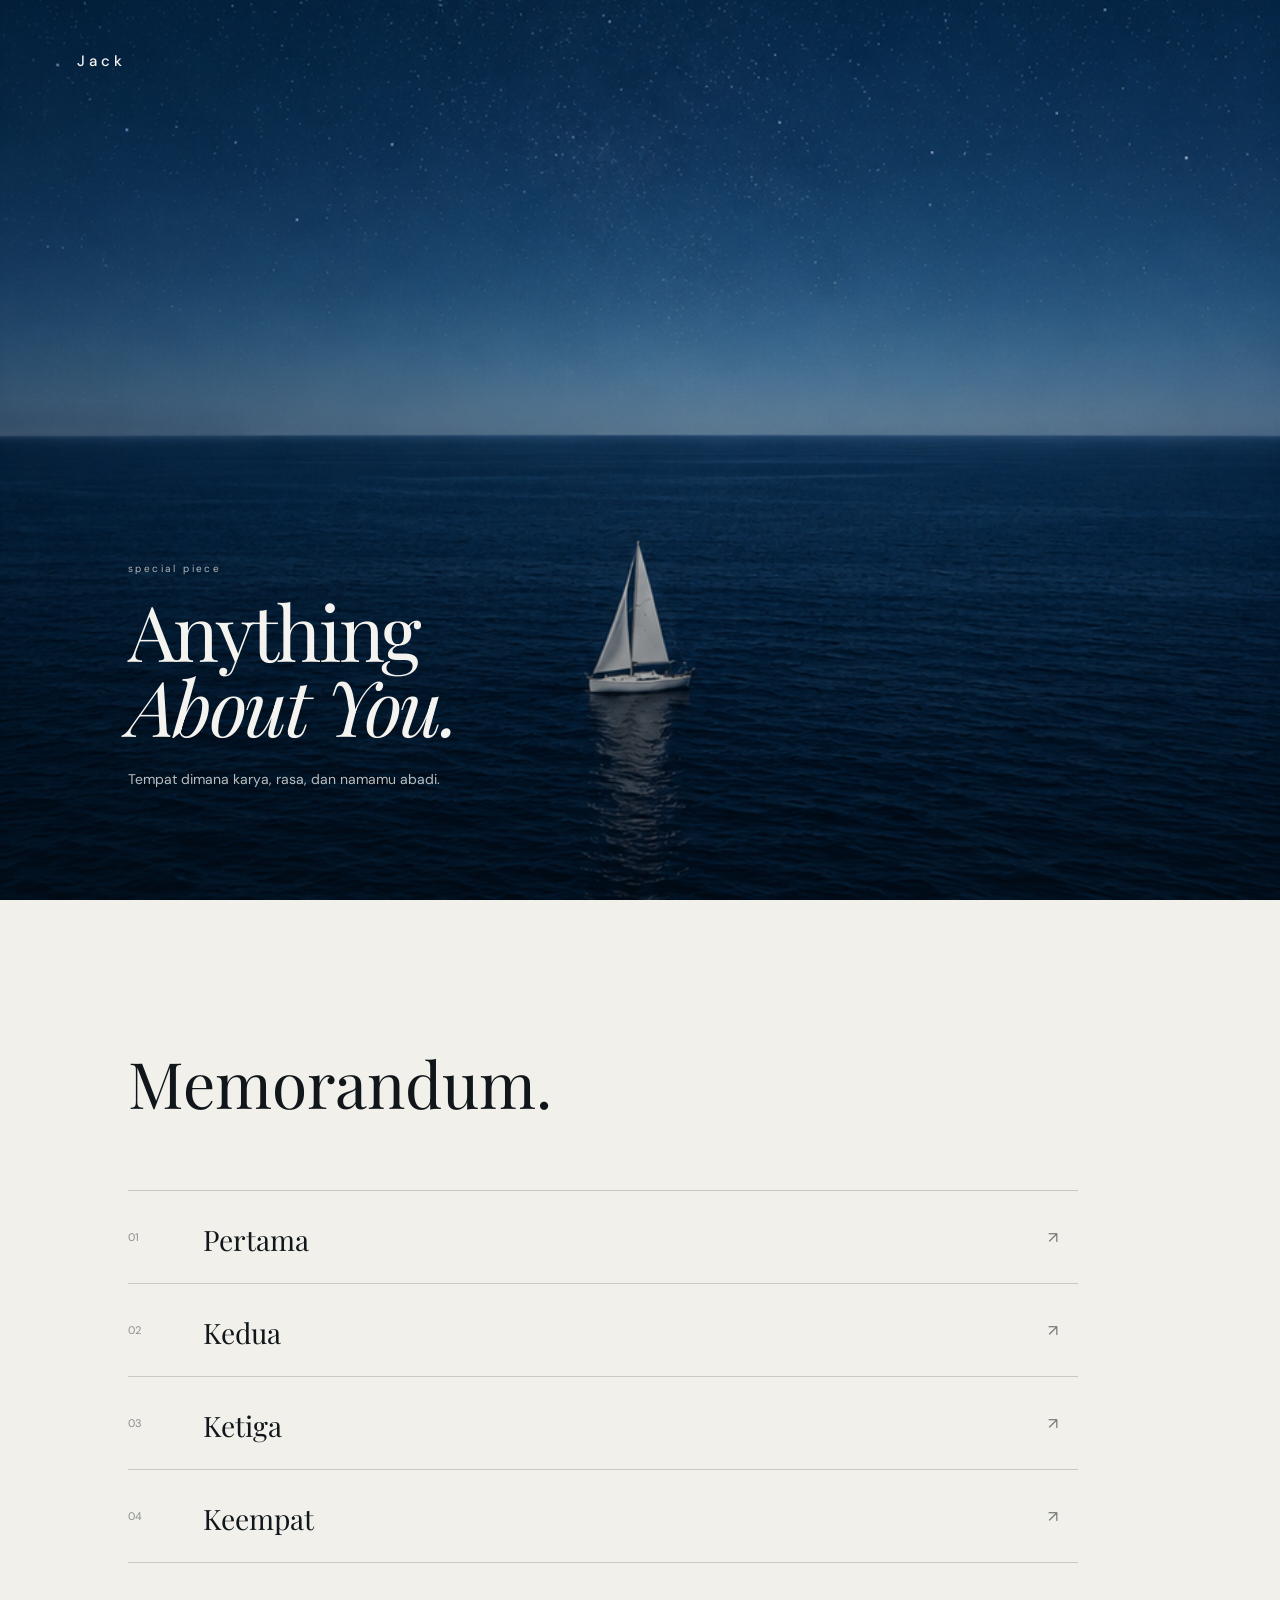
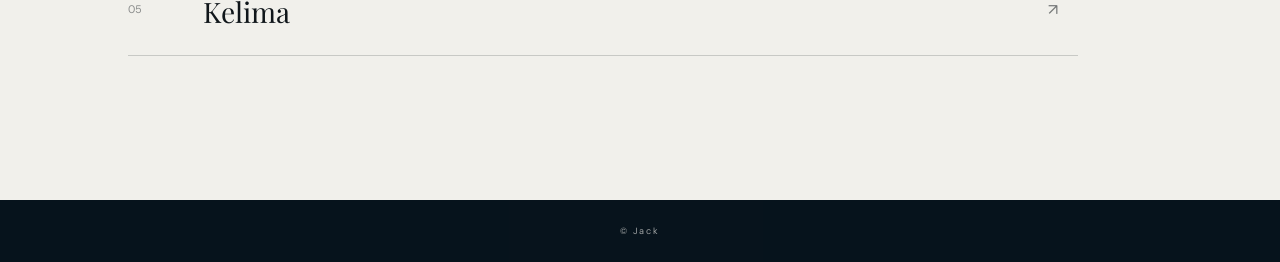
<file: index.html>
<!DOCTYPE html>
<html lang="id">
<head>
  <meta charset="UTF-8">
  <meta name="viewport" content="width=device-width, initial-scale=1.0">
  <title>shouldbe0ne</title>
  <link rel="preconnect" href="https://fonts.googleapis.com">
  <link rel="preconnect" href="https://fonts.gstatic.com" crossorigin>
  <link href="https://fonts.googleapis.com/css2?family=DM+Sans:wght@400;500&family=Playfair+Display:wght@400;500&display=swap" rel="stylesheet">
  <link rel="stylesheet" href="style.css">
</head>
<body>
  <main class="hero">
    <div class="overlay"></div>

    <header class="brand">Jack</header>

    <section class="hero-content">
      <p class="eyebrow">special piece</p>
      <h1>Anything<br><em>About You.</em></h1>
      <p class="intro">Tempat dimana karya, rasa, dan namamu abadi.</p>

    </section>
  </main>

  <section id="karya" class="works">
    <div class="works-heading">
      <p></p>
      <h2>Memorandum.</h2>
    </div>

    <div class="works-list">
      <a href="karya-1.html" class="work"><span>01</span><div><small></small><h3> Pertama</h3></div><b>↗</b></a>
      <a href="karya-2.html" class="work"><span>02</span><div><small></small><h3> Kedua</h3></div><b>↗</b></a>
      <a href="karya-3.html" class="work"><span>03</span><div><small></small><h3>  Ketiga</h3></div><b>↗</b></a>
      <a href="karya-4.html" class="work"><span>04</span><div><small></small><h3> Keempat</h3></div><b>↗</b></a>
      <a href="karya-5.html" class="work"><span>05</span><div><small></small><h3>  Kelima</h3></div><b>↗</b></a>
    </div>
  </section>

  <footer>© Jack</footer>
</body>
</html>
</file>
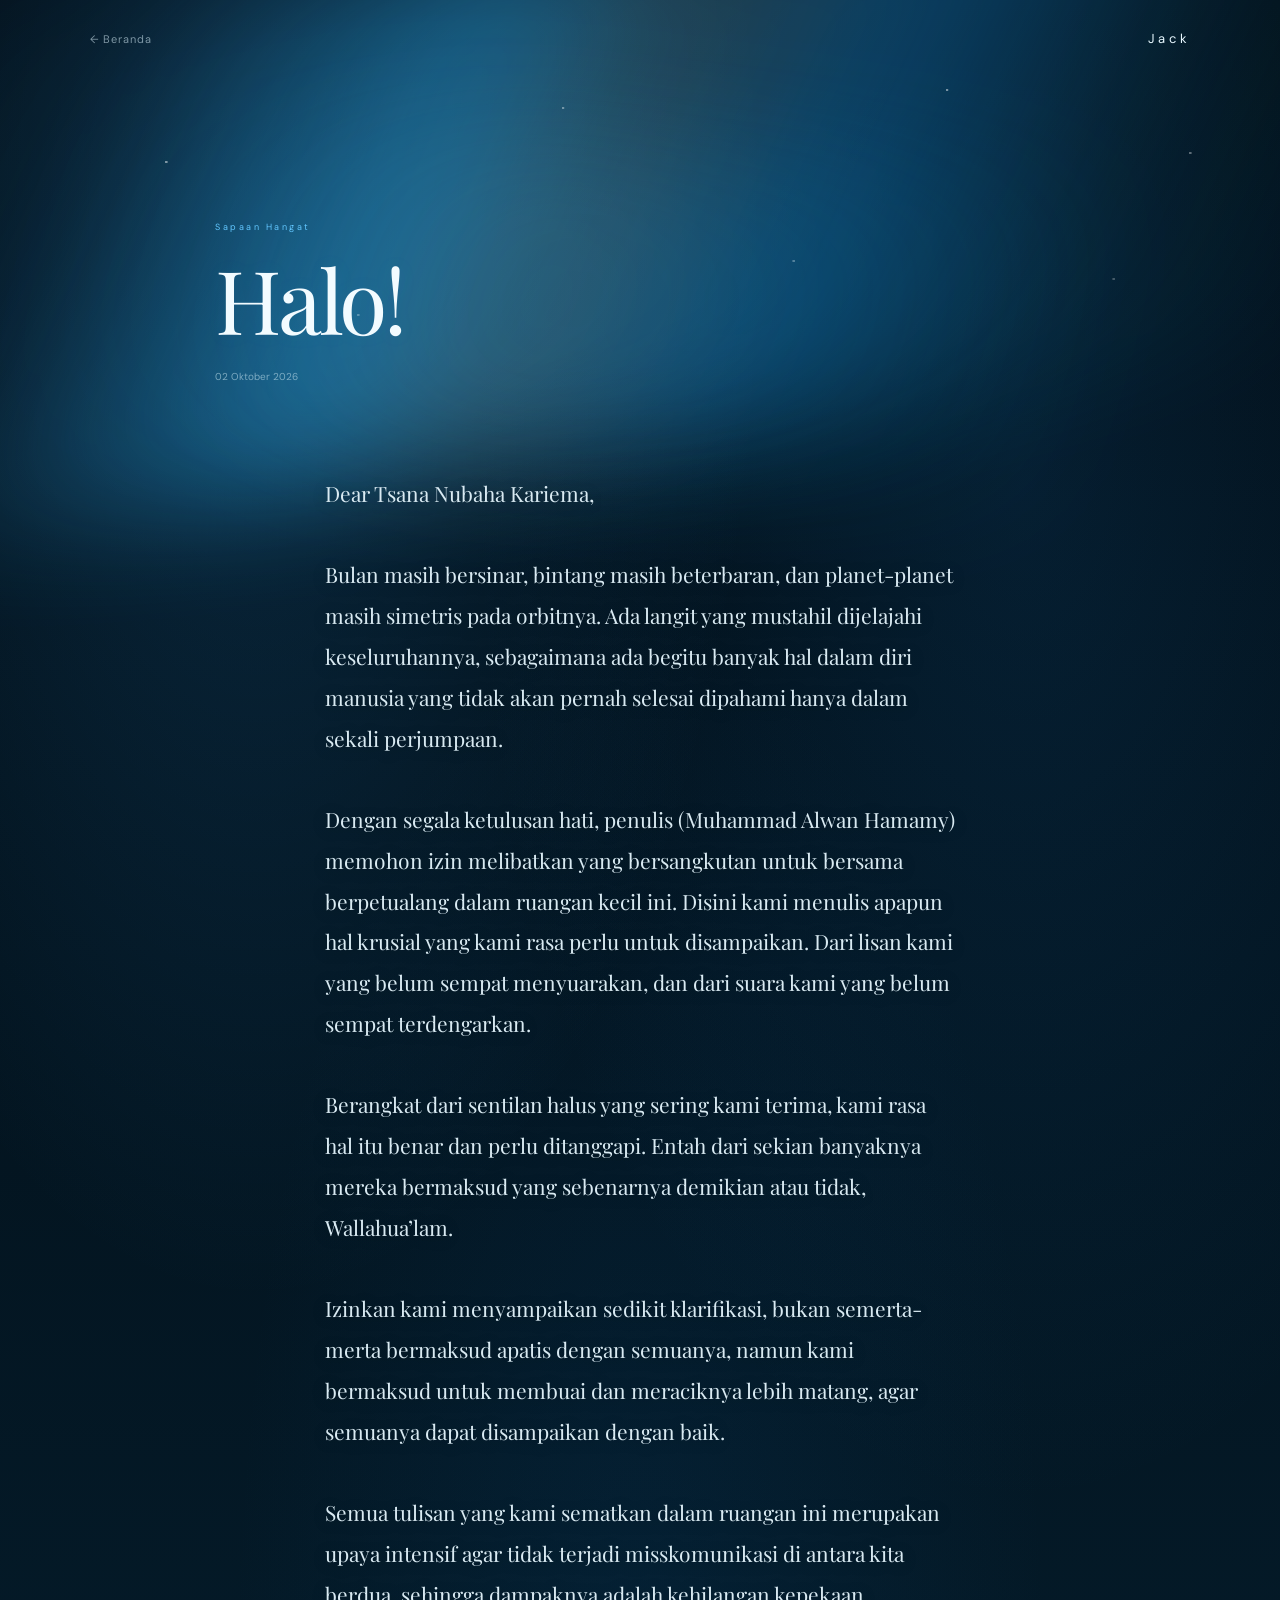
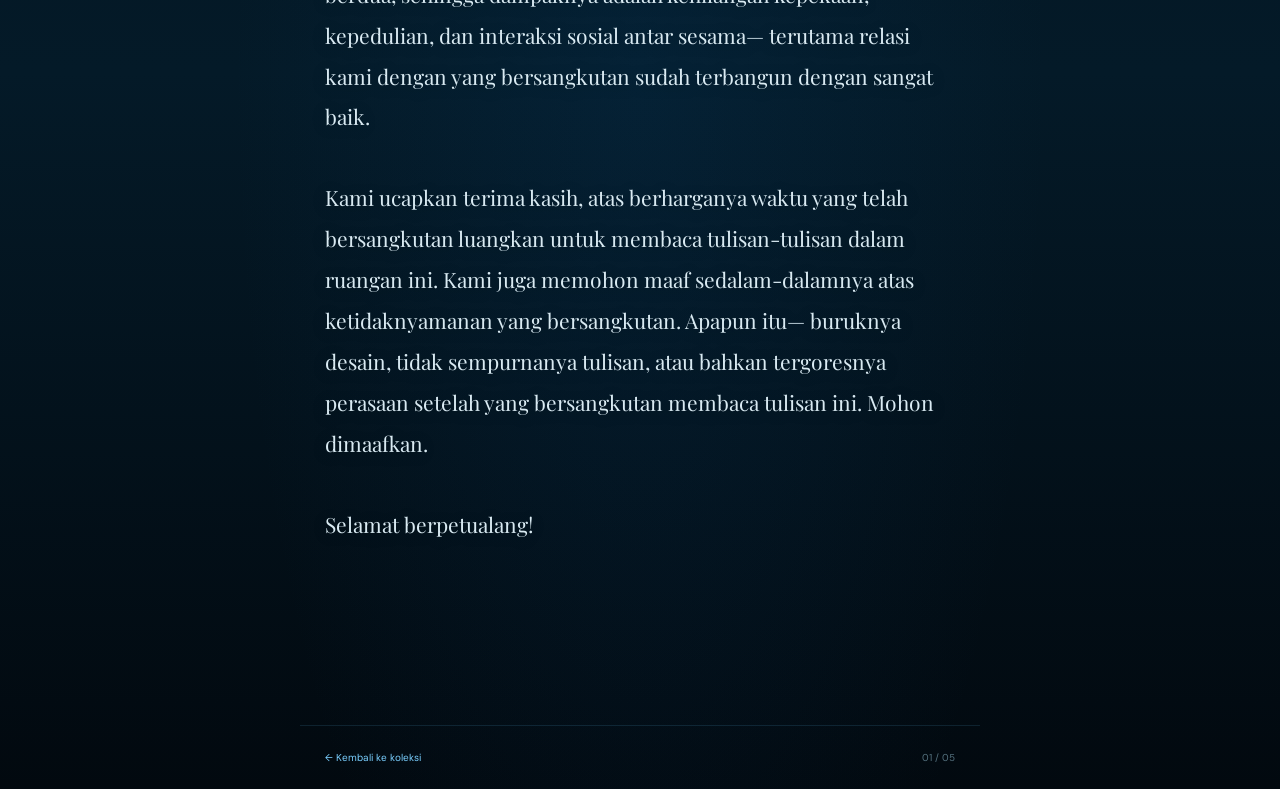
<file: karya-1.html>
<!DOCTYPE html>
<html lang="id">
<head>
    <meta charset="UTF-8">
    <meta name="viewport" content="width=device-width, initial-scale=1.0">

    <title>Pertama — Jack</title>

    <link rel="stylesheet" href="karya-1.css">

    <link rel="preconnect" href="https://fonts.googleapis.com">
    <link rel="preconnect" href="https://fonts.gstatic.com" crossorigin>

    <link href="https://fonts.googleapis.com/css2?family=DM+Sans:wght@400;500&family=Playfair+Display:ital,wght@400;500&display=swap" rel="stylesheet">
</head>

<body>

    <main class="karya-page">
        <div class="stars"></div>

        <!-- NAVIGASI -->
        <header class="topbar">

            <a href="index.html" class="back">
                ← Beranda
            </a>

            <div class="logo">
                Jack
            </div>

        </header>


        <!-- JUDUL KARYA -->
        <section class="karya-header">

            <p class="jenis">
                Sapaan Hangat
            </p>

            <h1>
                Halo!
            </h1>

            <p class="tanggal">
                02 Oktober 2026
            </p>

        </section>


        <!-- ISI KARYA -->
        <article class="isi-karya">

        
            <p>
            Dear Tsana Nubaha Kariema,
            </p>

            <p>
                Bulan masih bersinar, bintang masih beterbaran, dan planet-planet masih simetris pada orbitnya. Ada langit yang mustahil dijelajahi keseluruhannya, sebagaimana ada begitu banyak hal dalam diri manusia yang tidak akan pernah selesai dipahami hanya dalam sekali perjumpaan.
            </p>

            <p>
                Dengan segala ketulusan hati, penulis (Muhammad Alwan Hamamy) memohon izin  melibatkan yang bersangkutan untuk bersama berpetualang dalam ruangan kecil ini. Disini kami menulis apapun hal krusial yang kami rasa perlu untuk disampaikan. Dari lisan kami yang belum sempat menyuarakan, dan dari suara kami yang belum sempat terdengarkan.  
            </p>

            <p>
                Berangkat dari sentilan halus yang sering kami terima, kami rasa hal itu benar dan perlu ditanggapi. Entah dari sekian banyaknya mereka bermaksud yang sebenarnya demikian atau tidak, Wallahua’lam. 
            </p>
            <p>
                Izinkan kami menyampaikan sedikit klarifikasi, bukan semerta-merta bermaksud apatis dengan semuanya, namun kami bermaksud untuk membuai dan meraciknya lebih matang, agar semuanya dapat disampaikan dengan baik.
            </p>
            <p>
                Semua tulisan yang kami sematkan dalam ruangan ini merupakan upaya intensif agar tidak terjadi misskomunikasi di antara kita berdua, sehingga dampaknya adalah kehilangan kepekaan, kepedulian, dan interaksi sosial antar sesama— terutama relasi kami dengan yang bersangkutan sudah terbangun dengan sangat baik. 
            </p>

            <p>
               Kami ucapkan terima kasih,  atas berharganya waktu yang telah bersangkutan luangkan untuk membaca tulisan-tulisan dalam ruangan ini. Kami juga memohon maaf sedalam-dalamnya atas ketidaknyamanan yang bersangkutan. Apapun itu— buruknya desain, tidak sempurnanya tulisan, atau bahkan tergoresnya perasaan setelah yang bersangkutan membaca tulisan ini. Mohon dimaafkan.
            </p>

            <p>
    
Selamat berpetualang!
            </p>
            

        </article>


        <!-- NAVIGASI BAWAH -->
        <footer class="karya-footer">

            <a href="index.html">
                ← Kembali ke koleksi
            </a>

            <span>
                01 / 05
            </span>

        </footer>

    </main>

</body>
</html>
</file>
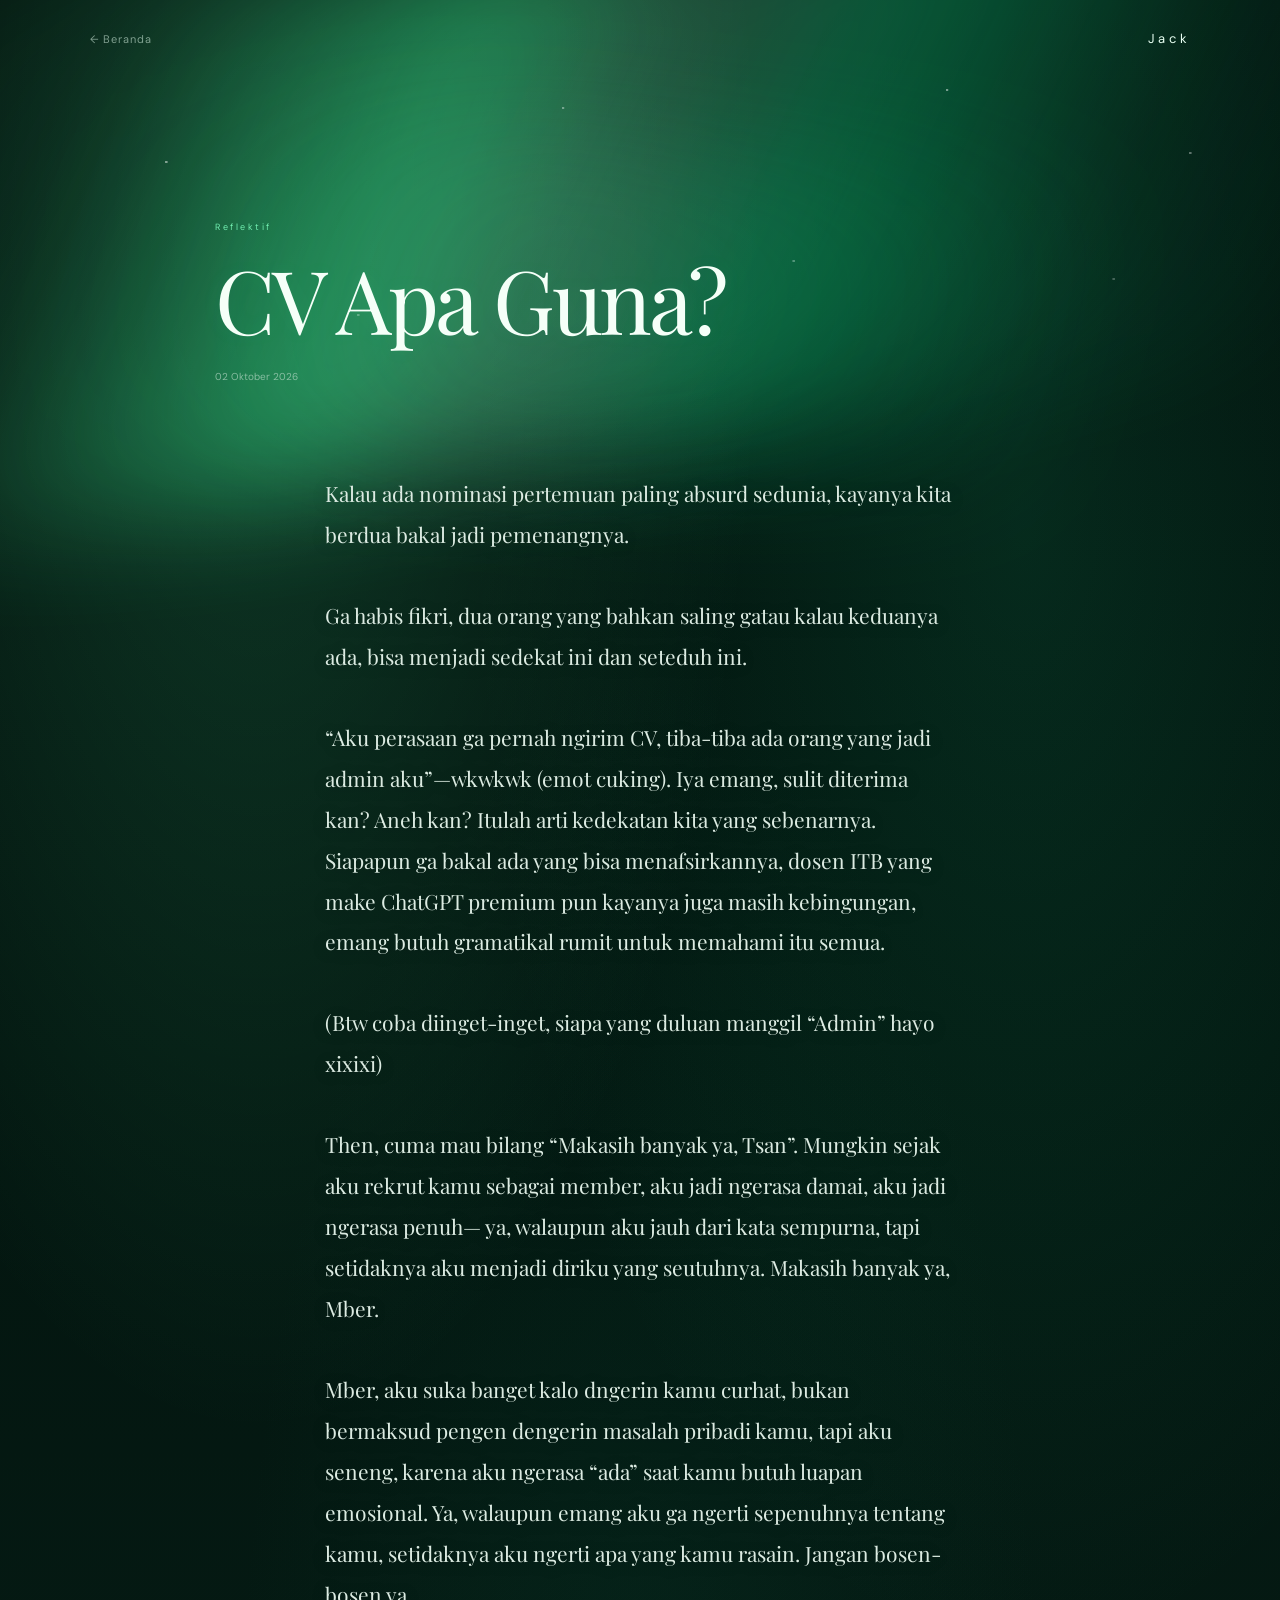
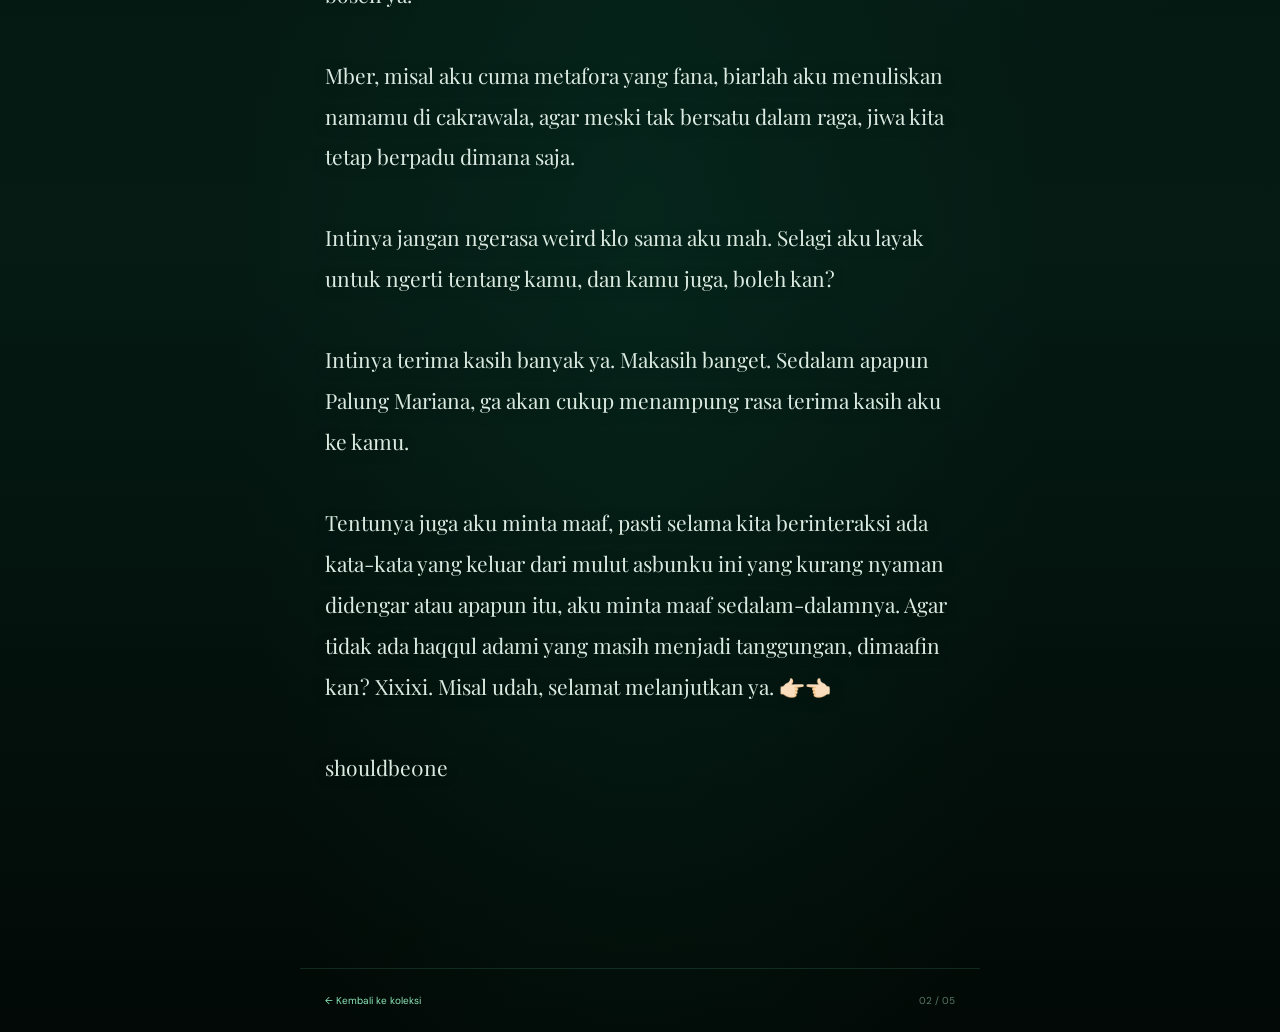
<file: karya-2.html>
<!DOCTYPE html>
<html lang="id">

<head>
    <meta charset="UTF-8">
    <meta name="viewport" content="width=device-width, initial-scale=1.0">

    <title>Karya Kedua — Jack</title>

    <link rel="stylesheet" href="karya-2.css">

    <link rel="preconnect" href="https://fonts.googleapis.com">
    <link rel="preconnect" href="https://fonts.gstatic.com" crossorigin>

    <link
        href="https://fonts.googleapis.com/css2?family=DM+Sans:wght@400;500&family=Playfair+Display:ital,wght@0,400;0,500;1,400&display=swap"
        rel="stylesheet">
</head>

<body>

    <main class="karya-page">
        <div class="stars"></div>

        <!-- NAVIGASI -->
        <header class="topbar">

            <a href="index.html" class="back">
                ← Beranda
            </a>

            <div class="logo">
                Jack
            </div>

        </header>


        <!-- INFORMASI KARYA -->
        <section class="karya-header">

            <p class="jenis">
                Reflektif
            </p>

            <h1>
                CV Apa Guna?
            </h1>

            <p class="tanggal">
                02 Oktober 2026
            </p>

        </section>


        <!-- ISI KARYA -->
        <article class="isi-karya">

            <p>
                Kalau ada nominasi pertemuan paling absurd sedunia, kayanya kita berdua bakal jadi pemenangnya. 

            </p>

            <p>
                Ga habis fikri, dua orang yang bahkan saling gatau kalau keduanya ada, bisa menjadi sedekat ini dan seteduh ini. 
            </p>

            <p>
               “Aku perasaan ga pernah ngirim CV, tiba-tiba ada orang yang jadi admin aku”—wkwkwk (emot cuking). 
Iya emang, sulit diterima kan? Aneh kan? Itulah arti kedekatan kita yang sebenarnya. Siapapun ga bakal ada yang bisa menafsirkannya, dosen ITB yang make ChatGPT premium pun kayanya juga masih kebingungan, emang butuh gramatikal rumit untuk memahami itu semua. 

            </p>

            <p>
                (Btw coba diinget-inget, siapa yang duluan manggil “Admin” hayo xixixi)
            </p>
<p>
                Then, cuma mau bilang “Makasih banyak ya, Tsan”. Mungkin sejak aku rekrut kamu sebagai member, aku jadi ngerasa damai, aku jadi ngerasa penuh— ya, walaupun aku jauh dari kata sempurna, tapi setidaknya aku menjadi diriku yang seutuhnya. Makasih banyak ya, Mber. 
            </p>
            <p>
               Mber, aku suka banget kalo dngerin kamu curhat, bukan bermaksud pengen dengerin masalah pribadi kamu, tapi aku seneng, karena aku ngerasa “ada” saat kamu butuh luapan emosional. Ya, walaupun emang aku ga ngerti sepenuhnya tentang kamu, setidaknya aku ngerti apa yang kamu rasain. Jangan bosen-bosen ya.
            </p>
            <p>
                Mber, misal aku cuma metafora yang fana, biarlah aku menuliskan namamu di cakrawala, agar meski tak bersatu dalam raga, jiwa kita tetap berpadu dimana saja.

            </p>
            <p>
                Intinya jangan ngerasa weird klo sama aku mah. Selagi aku layak untuk ngerti tentang kamu, dan kamu juga, boleh kan?
            </p>
            <p>
                Intinya terima kasih banyak ya. Makasih banget. Sedalam apapun Palung Mariana, ga akan cukup menampung rasa terima kasih aku ke kamu. 
            </p>
            <p>
                Tentunya juga aku minta maaf, pasti selama kita berinteraksi ada kata-kata yang keluar dari mulut asbunku ini yang kurang nyaman didengar atau apapun itu, aku minta maaf sedalam-dalamnya. Agar tidak ada haqqul adami yang masih menjadi tanggungan,
dimaafin kan? Xixixi. Misal udah, selamat melanjutkan  ya. 👉🏻👈🏻
            </p>
            <p>
                shouldbe0ne
            </p>
        </article>


        <!-- BAGIAN BAWAH -->
        <footer class="karya-footer">

            <a href="index.html">
                ← Kembali ke koleksi
            </a>

            <span>
                02 / 05
            </span>

        </footer>

    </main>

</body>

</html>
</file>
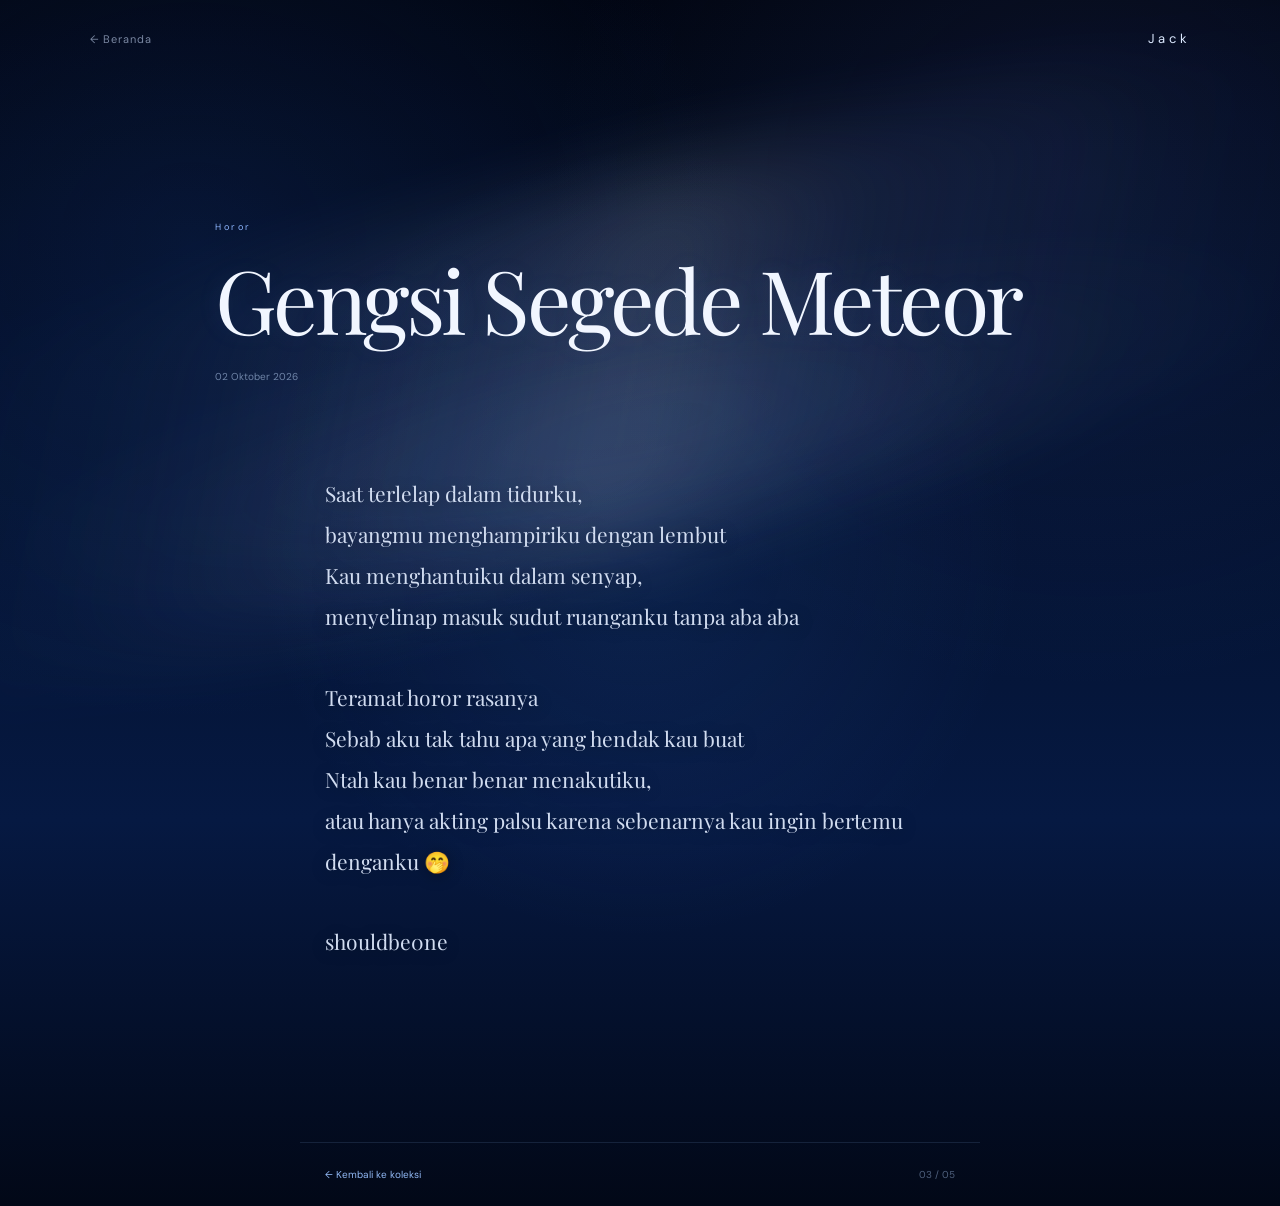
<file: karya-3.html>
<!DOCTYPE html>
<html lang="id">

<head>

    <meta charset="UTF-8">

    <meta name="viewport"
          content="width=device-width, initial-scale=1.0">

    <title>Karya Ketiga — Jack</title>

    <link rel="stylesheet"
          href="karya-3.css">

    <link rel="preconnect"
          href="https://fonts.googleapis.com">

    <link rel="preconnect"
          href="https://fonts.gstatic.com"
          crossorigin>

    <link
        href="https://fonts.googleapis.com/css2?family=DM+Sans:wght@400;500&family=Playfair+Display:ital,wght@0,400;0,500;1,400&display=swap"
        rel="stylesheet">

</head>

<body>

    <main class="karya-page">

        <!-- BINTANG -->
        


        <!-- TOPBAR -->

        <header class="topbar">

            <a href="index.html" class="back">
                ← Beranda
            </a>

            <div class="logo">
                Jack
            </div>

        </header>


        <!-- HEADER KARYA -->

        <section class="karya-header">

            <p class="jenis">
                Horor
            </p>

            <h1>
                Gengsi Segede Meteor
            </h1>

            <p class="tanggal">
                02 Oktober 2026
            </p>

        </section>


        <!-- ISI KARYA -->

        <article class="isi-karya">

            <p>
                Saat terlelap dalam tidurku,<br>
                
                bayangmu menghampiriku dengan lembut <br>

                Kau menghantuiku dalam senyap, <br>

                menyelinap masuk sudut ruanganku tanpa aba aba
            </p>

            <p>
                Teramat horor rasanya <br>
Sebab aku tak tahu apa yang hendak kau buat <br>
Ntah kau benar benar menakutiku, <br>
atau hanya akting palsu karena sebenarnya kau ingin bertemu denganku 🤭
            </p>

            <p>
                shouldbe0ne
            </p>

        </article>


        <!-- FOOTER -->

        <footer class="karya-footer">

            <a href="index.html">
                ← Kembali ke koleksi
            </a>

            <span>
                03 / 05
            </span>

        </footer>

    </main>

</body>

</html>
</file>
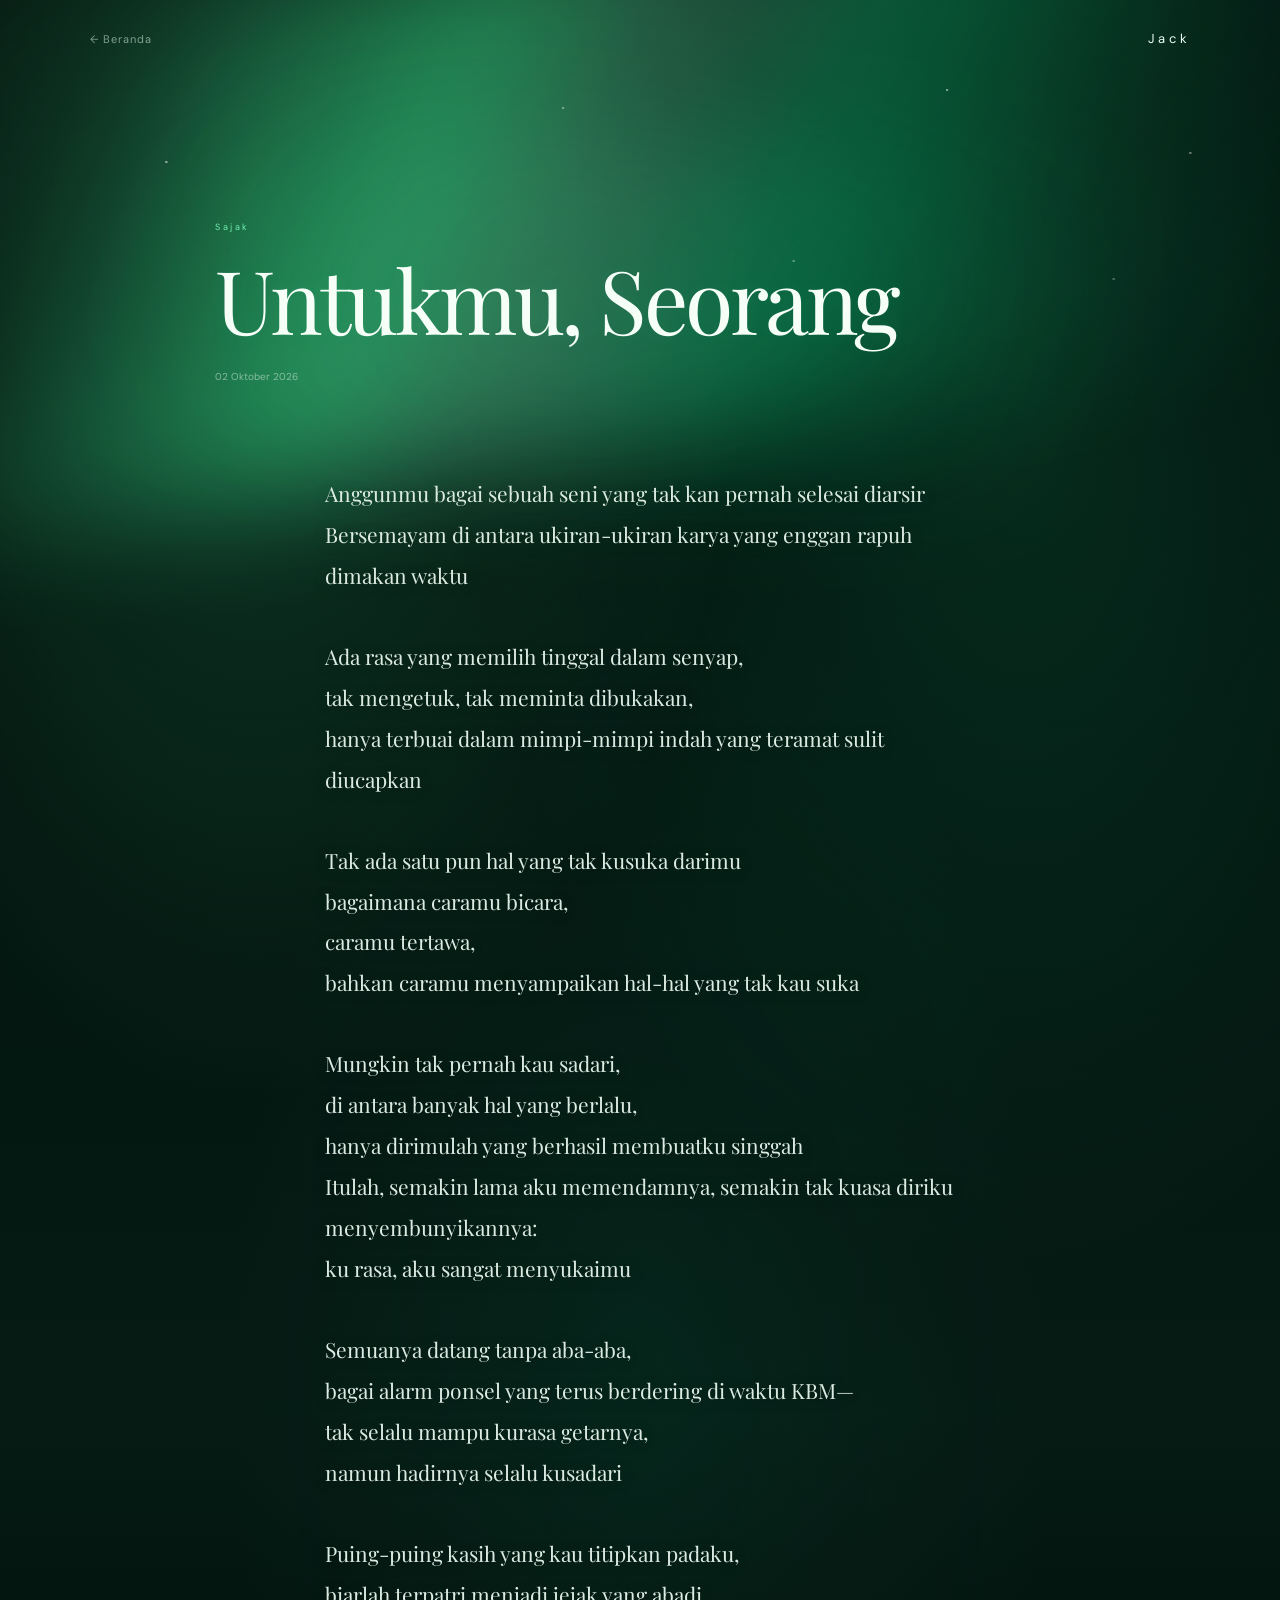
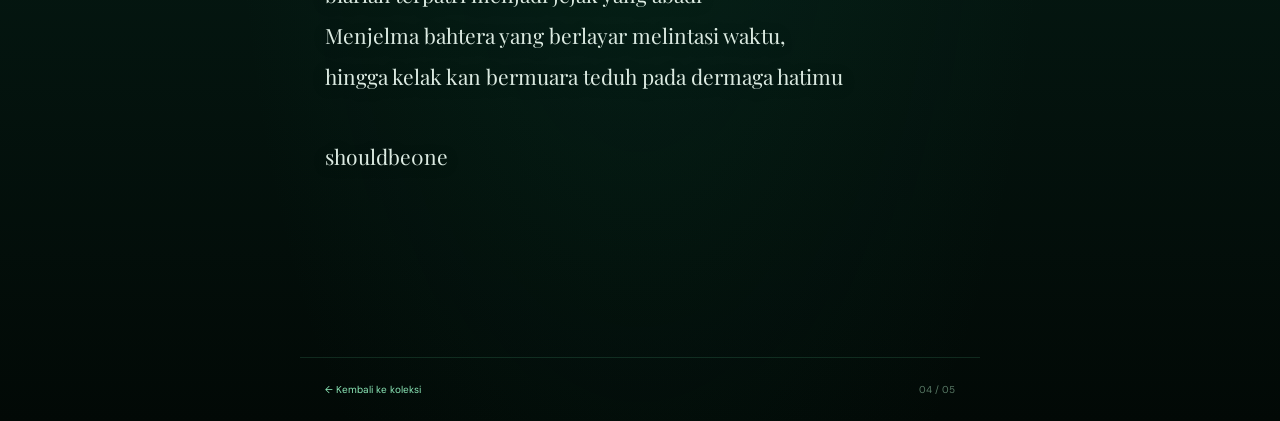
<file: karya-4.html>
<!DOCTYPE html>
<html lang="id">

<head>

    <meta charset="UTF-8">

    <meta name="viewport"
          content="width=device-width, initial-scale=1.0">

    <title>Karya Keempat — Jack</title>


    <link rel="stylesheet"
          href="karya-4.css">


    <!-- GOOGLE FONT -->

    <link rel="preconnect"
          href="https://fonts.googleapis.com">

    <link rel="preconnect"
          href="https://fonts.gstatic.com"
          crossorigin>

    <link
        href="https://fonts.googleapis.com/css2?family=DM+Sans:wght@400;500&family=Playfair+Display:ital,wght@0,400;0,500;1,400&display=swap"
        rel="stylesheet">

</head>


<body>


    <main class="karya-page">


        <!-- BINTANG -->

        <div class="stars"></div>



        <!-- TOPBAR -->

        <header class="topbar">


            <a href="index.html"
               class="back">

                ← Beranda

            </a>


            <div class="logo">

                Jack

            </div>


        </header>



        <!-- HEADER KARYA -->

        <section class="karya-header">


            <p class="jenis">

                Sajak

            </p>


            <h1>

                Untukmu, Seorang

            </h1>


            <p class="tanggal">

                02 Oktober 2026

            </p>


        </section>



        <!-- ISI KARYA -->

        <article class="isi-karya">


            <p>

                Anggunmu bagai sebuah seni yang tak kan pernah selesai diarsir <br>
Bersemayam di antara ukiran-ukiran karya
yang enggan rapuh dimakan waktu

            </p>


            <p>

                Ada rasa yang memilih tinggal dalam senyap,<br> tak mengetuk, tak meminta dibukakan,<br>
hanya terbuai dalam mimpi-mimpi indah
yang teramat sulit diucapkan

            </p>


            <p>

                Tak ada satu pun hal yang tak kusuka darimu<br>
bagaimana caramu bicara, <br>
caramu tertawa,<br>
bahkan caramu menyampaikan hal-hal
yang tak kau suka

            </p>


            <p>

                Mungkin tak pernah kau sadari,<br>
di antara banyak hal yang berlalu,<br>
hanya dirimulah yang berhasil
membuatku singgah <br>
Itulah, semakin lama aku memendamnya,
semakin tak kuasa diriku menyembunyikannya:<br>
ku rasa, aku sangat menyukaimu
            </p>
<p>

                Semuanya datang tanpa aba-aba,<br>
bagai alarm ponsel yang terus berdering di waktu KBM— <br>
tak selalu mampu kurasa getarnya, <br>
namun hadirnya selalu kusadari
            </p>
            <p>

                Puing-puing kasih yang kau titipkan padaku,<br>
                 biarlah terpatri menjadi jejak yang abadi<br>
Menjelma bahtera yang berlayar melintasi waktu, <br>
hingga kelak kan bermuara teduh pada dermaga  hatimu
            </p>
            <p>

                shouldbe0ne
            </p>

        </article>



        <!-- FOOTER -->

        <footer class="karya-footer">


            <a href="index.html">

                ← Kembali ke koleksi

            </a>


            <span>

                04 / 05

            </span>


        </footer>


    </main>


</body>

</html>
</file>
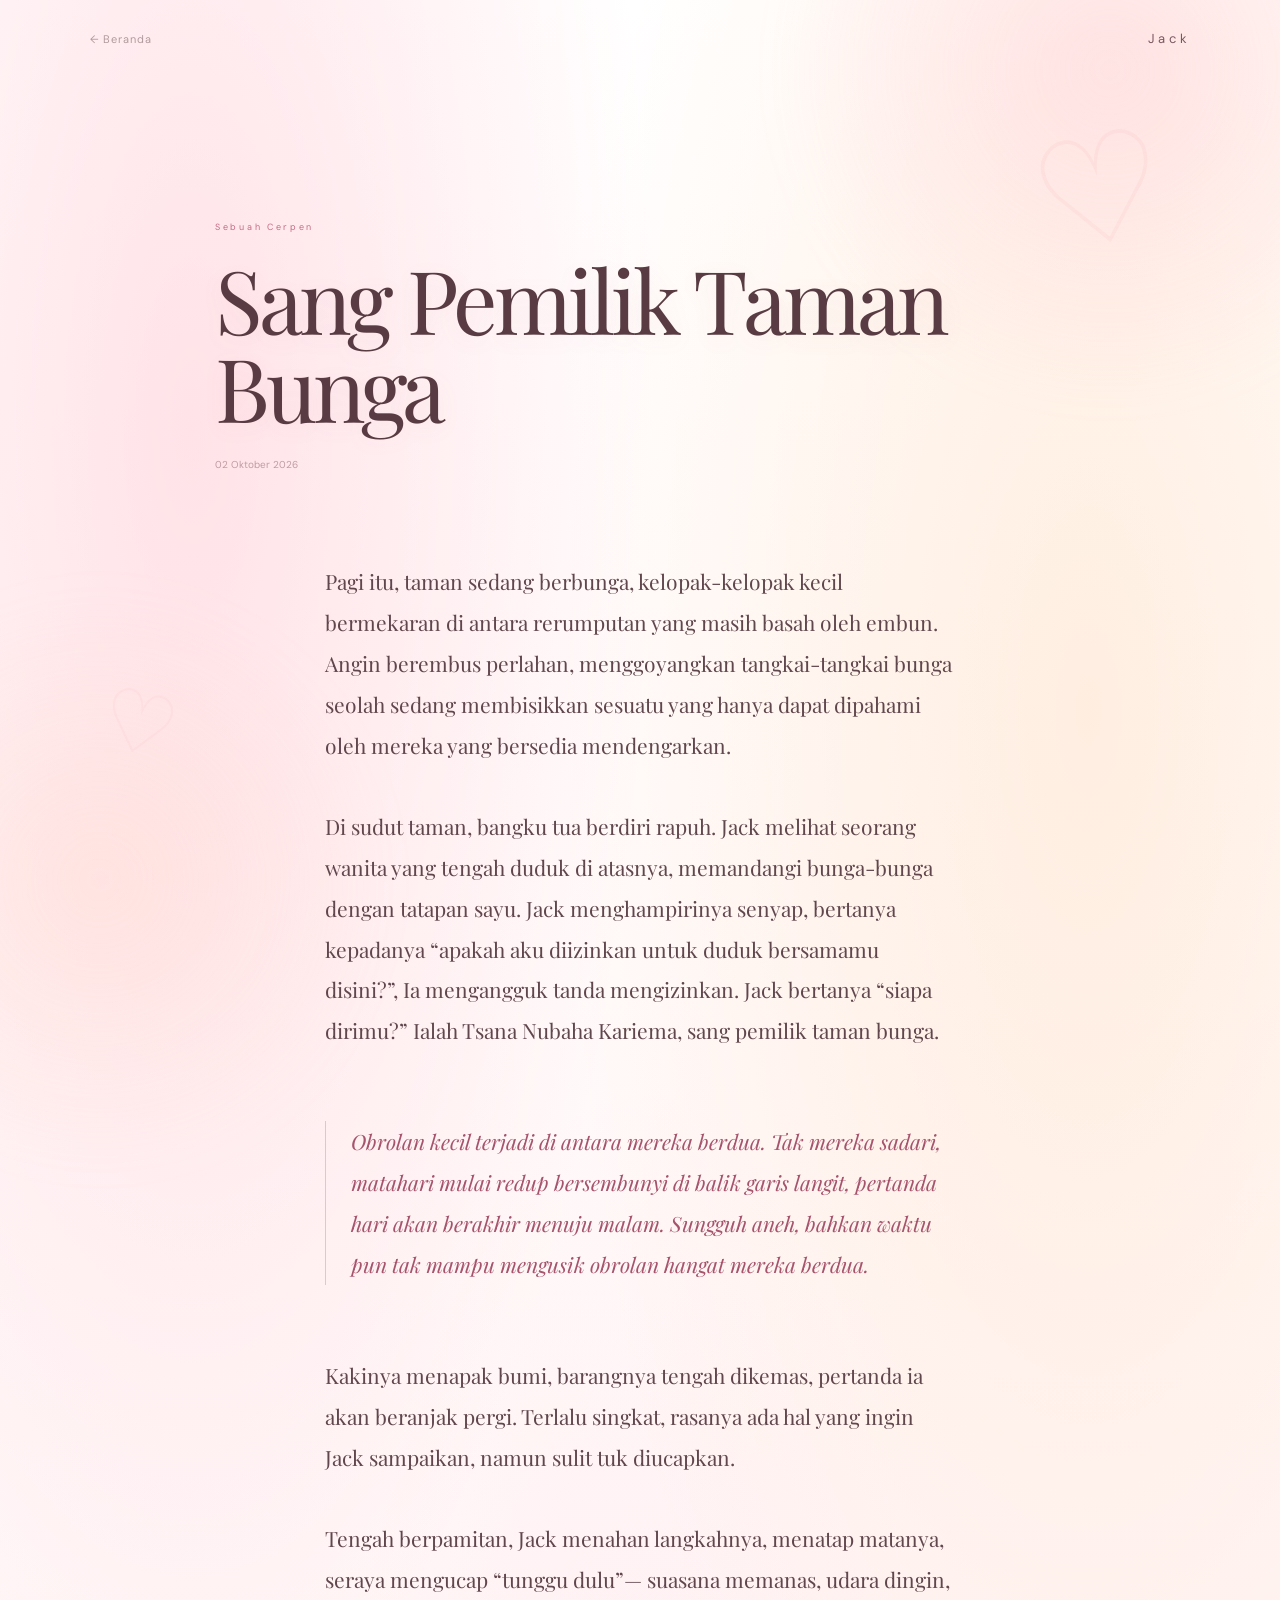
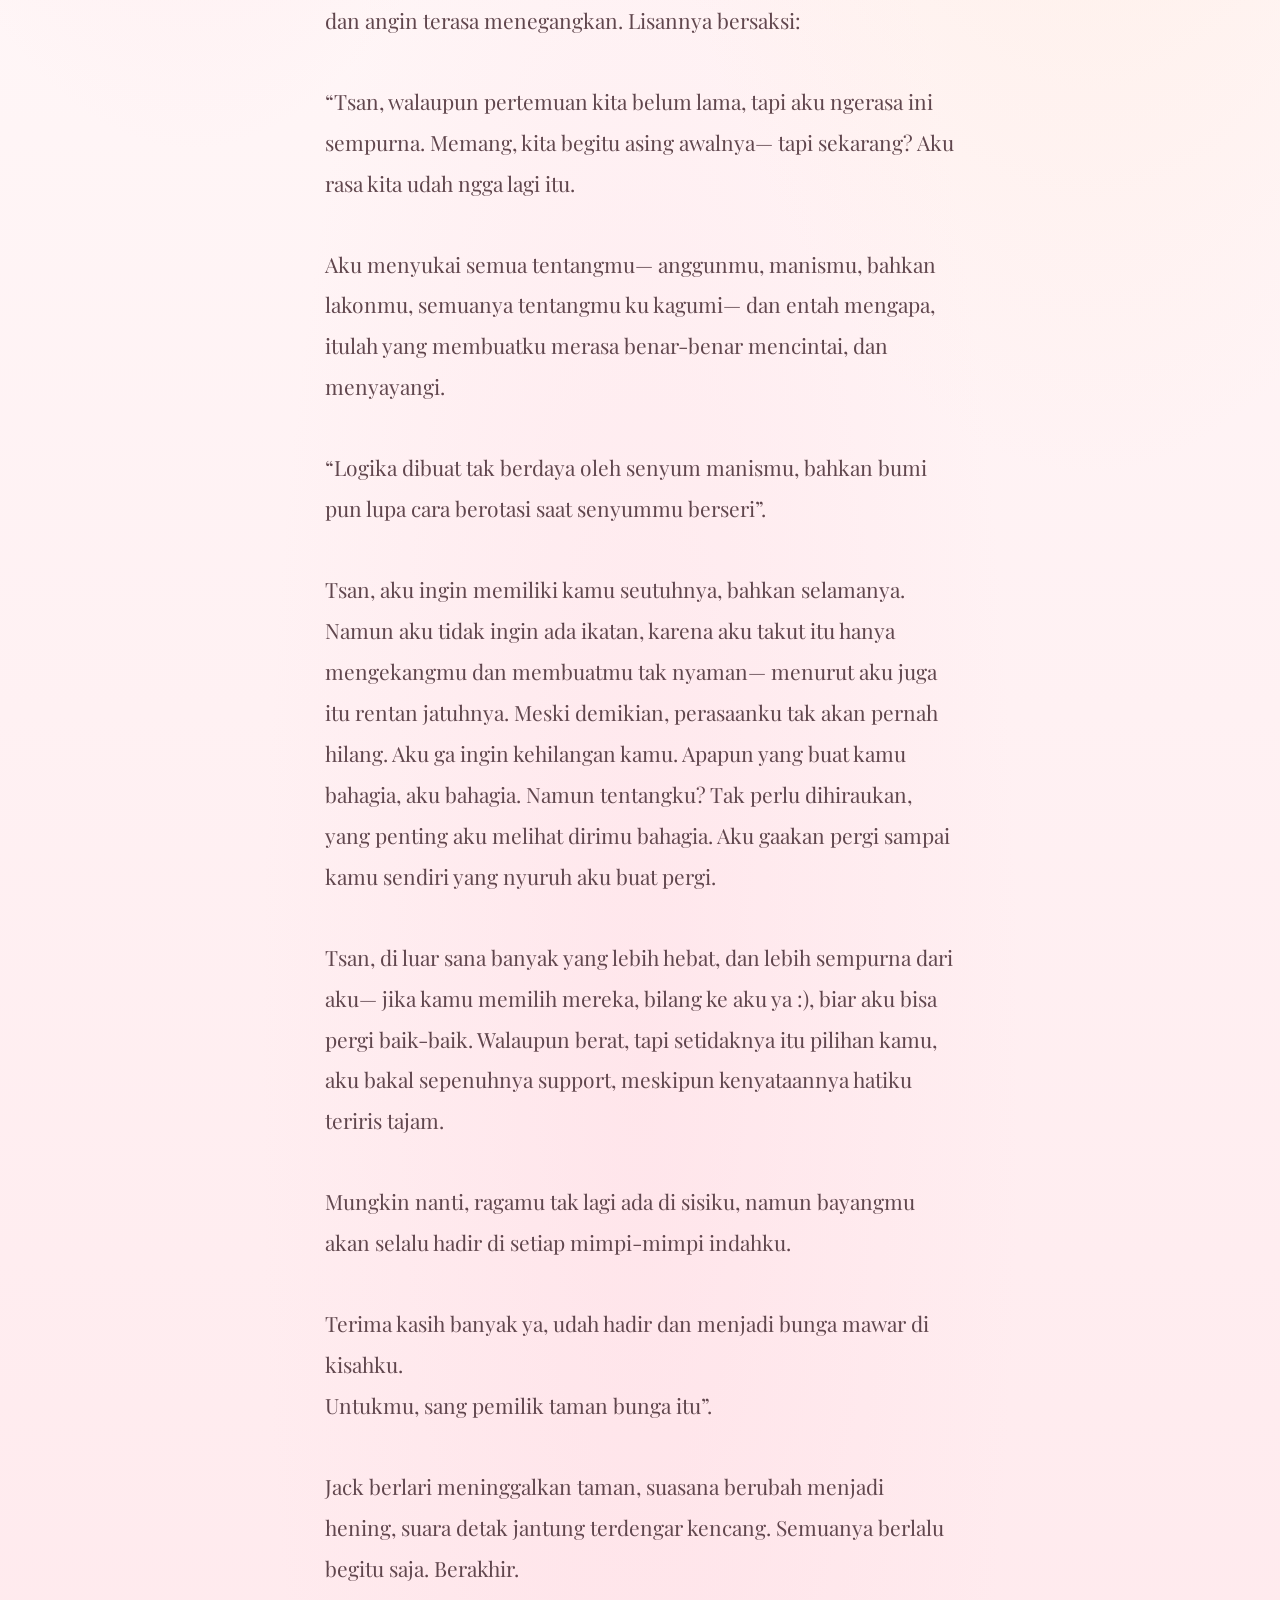
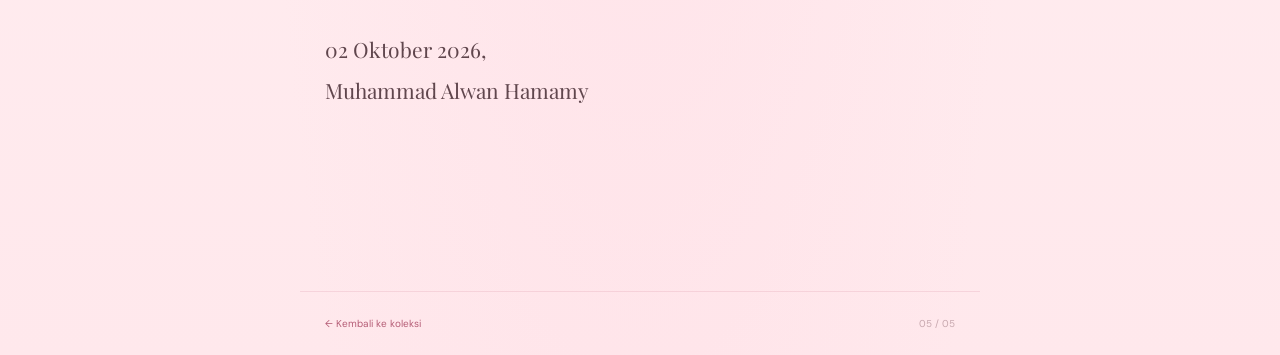
<file: karya-5.html>
<!DOCTYPE html>
<html lang="id">

<head>

    <meta charset="UTF-8">

    <meta name="viewport"
          content="width=device-width, initial-scale=1.0">

    <title>Karya Kelima — Jack</title>


    <!-- CSS -->

    <link rel="stylesheet"
          href="karya-5.css">


    <!-- GOOGLE FONT -->

    <link rel="preconnect"
          href="https://fonts.googleapis.com">

    <link rel="preconnect"
          href="https://fonts.gstatic.com"
          crossorigin>

    <link
        href="https://fonts.googleapis.com/css2?family=DM+Sans:wght@400;500&family=Playfair+Display:ital,wght@0,400;0,500;1,400&display=swap"
        rel="stylesheet">

</head>


<body>


    <main class="karya-page">


        <!-- ORNAMEN ASMARA -->

        <div class="romance"></div>



        <!-- TOPBAR -->

        <header class="topbar">


            <a href="index.html"
               class="back">

                ← Beranda

            </a>


            <div class="logo">

                Jack

            </div>


        </header>



        <!-- HEADER KARYA -->

        <section class="karya-header">


            <p class="jenis">

                Sebuah Cerpen

            </p>


            <h1>

                Sang Pemilik Taman Bunga

            </h1>


            <p class="tanggal">

                02 Oktober 2026

            </p>


        </section>



        <!-- ISI KARYA -->

        <article class="isi-karya">


            <p>

                Pagi itu, taman sedang berbunga, kelopak-kelopak kecil bermekaran di antara rerumputan yang masih basah oleh embun. Angin berembus perlahan, menggoyangkan tangkai-tangkai bunga seolah sedang membisikkan sesuatu yang hanya dapat dipahami oleh mereka yang bersedia mendengarkan. 

            </p>


            <p>

                Di sudut taman, bangku tua berdiri rapuh. Jack melihat seorang wanita yang tengah duduk di atasnya, memandangi bunga-bunga dengan tatapan sayu. Jack menghampirinya senyap, bertanya kepadanya “apakah aku diizinkan untuk duduk bersamamu disini?”, Ia mengangguk tanda mengizinkan. Jack bertanya “siapa dirimu?” Ialah Tsana Nubaha Kariema, sang pemilik taman bunga. 

            </p>


            <p class="highlight">

                Obrolan kecil terjadi di antara mereka berdua. Tak mereka sadari, matahari mulai redup bersembunyi di balik garis langit, pertanda hari akan berakhir menuju malam. Sungguh aneh, bahkan waktu pun tak mampu mengusik obrolan hangat mereka berdua.  

            </p>


            <p>

                Kakinya menapak bumi, barangnya tengah dikemas, pertanda ia akan beranjak pergi. Terlalu singkat, rasanya ada hal yang ingin Jack sampaikan, namun sulit tuk diucapkan. 

            </p>


            <p>

                Tengah berpamitan, Jack menahan langkahnya, menatap matanya, seraya mengucap “tunggu dulu”— suasana memanas, udara dingin, dan angin terasa menegangkan. Lisannya bersaksi: 
            </p>

            <p>

                “Tsan, walaupun pertemuan kita belum lama, tapi aku ngerasa ini sempurna. Memang, kita begitu asing awalnya— tapi sekarang? Aku rasa kita udah ngga lagi itu.  
            </p>
            <p>

                Aku menyukai semua tentangmu— anggunmu, manismu, bahkan lakonmu, semuanya tentangmu ku kagumi— dan entah mengapa, itulah yang membuatku merasa benar-benar mencintai, dan menyayangi. 
            </p>
            <p>

                “Logika dibuat tak berdaya oleh senyum manismu, bahkan bumi pun lupa cara berotasi saat senyummu berseri”.

            </p>
            <p>

                Tsan, aku ingin memiliki kamu seutuhnya, bahkan selamanya. Namun aku tidak ingin ada ikatan, karena aku takut itu hanya mengekangmu dan membuatmu tak nyaman— menurut aku juga itu rentan jatuhnya. 
Meski demikian, perasaanku tak akan pernah hilang. 
Aku ga ingin kehilangan kamu. 
Apapun yang buat kamu bahagia, aku bahagia. Namun tentangku? Tak perlu dihiraukan, yang penting aku melihat dirimu bahagia. 
Aku gaakan pergi sampai kamu sendiri yang nyuruh aku buat pergi. 
            </p>
            <p>

                Tsan, di luar sana banyak yang lebih hebat, dan lebih sempurna dari aku— jika kamu memilih mereka, bilang ke aku ya :), biar aku bisa pergi baik-baik. Walaupun berat, tapi setidaknya itu pilihan kamu, aku bakal sepenuhnya support, meskipun kenyataannya hatiku teriris tajam.

            </p>
            <p>

                Mungkin nanti, ragamu tak lagi ada di sisiku, namun bayangmu akan selalu hadir di setiap mimpi-mimpi indahku. 

            </p>
            <p>

                Terima kasih banyak ya, udah hadir dan menjadi bunga mawar di kisahku.<br>
                Untukmu, sang pemilik taman bunga itu”. 
            </p>
            <p>

                Jack berlari meninggalkan taman, suasana berubah menjadi hening, suara detak jantung terdengar kencang. Semuanya berlalu begitu saja. Berakhir.

            </p>
            <p>

                02 Oktober 2026,<br>
                Muhammad Alwan Hamamy
            </p>
            
        </article>



        <!-- FOOTER -->

        <footer class="karya-footer">


            <a href="index.html">

                ← Kembali ke koleksi

            </a>


            <span>

                05 / 05

            </span>


        </footer>


    </main>


</body>

</html>
</file>
<file: style.css>
* {
  box-sizing: border-box;
  margin: 0;
  padding: 0;
}

html {
  scroll-behavior: smooth;
}

body {
  background: #07131c;
  color: #f4f3ef;
  font-family: "DM Sans", sans-serif;
}

.hero {
  position: relative;
  min-height: 100svh;
  overflow: hidden;
  isolation: isolate;
  background-image: url("background.png");
  background-size: cover;
  background-repeat: no-repeat;
  background-position: center 72%;
}

.overlay {
  position: absolute;
  inset: 0;
  z-index: -1;
  background:
    linear-gradient(to bottom, rgba(2, 12, 20, .18), rgba(2, 12, 20, .08) 45%, rgba(2, 12, 20, .55)),
    linear-gradient(to right, rgba(2, 12, 20, .18), transparent 55%);
}

.brand {
  position: absolute;
  top: clamp(24px, 4vw, 52px);
  left: clamp(24px, 6vw, 90px);
  font-size: 15px;
  letter-spacing: .28em;
  font-weight: 500;
}

.hero-content {
  position: absolute;
  left: clamp(24px, 10vw, 150px);
  bottom: clamp(55px, 12vh, 130px);
  max-width: 650px;
}

.eyebrow {
  font-size: 10px;
  letter-spacing: .24em;
  opacity: .72;
  margin-bottom: 18px;
}

h1 {
  font-family: "Playfair Display", serif;
  font-size: clamp(42px, 6vw, 86px);
  line-height: .98;
  font-weight: 400;
  letter-spacing: -.035em;
}

h1 em {
  font-style: italic;
}

.intro {
  max-width: 430px;
  margin-top: 25px;
  font-size: 14px;
  line-height: 1.7;
  opacity: .76;
}

.explore {
  display: inline-flex;
  align-items: center;
  gap: 22px;
  margin-top: 34px;
  padding-bottom: 8px;
  color: white;
  text-decoration: none;
  font-size: 12px;
  letter-spacing: .15em;
  text-transform: uppercase;
  border-bottom: 1px solid rgba(255,255,255,.55);
  transition: gap .25s ease, opacity .25s ease;
}

.explore:hover {
  gap: 30px;
  opacity: .75;
}

.explore span {
  font-size: 17px;
}

.works {
  min-height: 100svh;
  padding: clamp(70px, 10vw, 140px) clamp(24px, 10vw, 150px);
  background: #f1f0eb;
  color: #10161a;
}

.works-heading p {
  font-size: 10px;
  letter-spacing: .25em;
  opacity: .5;
}

.works-heading h2 {
  margin-top: 12px;
  font-family: "Playfair Display", serif;
  font-size: clamp(38px, 5vw, 70px);
  font-weight: 400;
}

.works-list {
  max-width: 950px;
  margin-top: 65px;
}

.work {
  display: grid;
  grid-template-columns: 55px 1fr 30px;
  align-items: center;
  gap: 20px;
  padding: 25px 0;
  color: inherit;
  text-decoration: none;
  border-top: 1px solid rgba(16,22,26,.18);
  transition: padding .25s ease;
}

.work:last-child {
  border-bottom: 1px solid rgba(16,22,26,.18);
}

.work:hover {
  padding-left: 10px;
}

.work > span {
  font-size: 11px;
  opacity: .45;
}

.work small {
  font-size: 9px;
  letter-spacing: .2em;
  opacity: .5;
}

.work h3 {
  margin-top: 5px;
  font-family: "Playfair Display", serif;
  font-size: clamp(20px, 2.2vw, 29px);
  font-weight: 400;
}

.work b {
  font-weight: 400;
  opacity: .55;
}

footer {
  padding: 25px;
  text-align: center;
  background: #07131c;
  font-size: 9px;
  letter-spacing: .2em;
  opacity: .65;
}

@media (max-width: 700px) {
  .hero {
    background-position: center center;
  }

  .overlay {
    background:
      linear-gradient(to bottom, rgba(2,12,20,.12), rgba(2,12,20,.04) 35%, rgba(2,12,20,.58));
  }

  .brand {
    top: 25px;
    left: 25px;
  }

  .hero-content {
    left: 25px;
    right: 25px;
    bottom: 52px;
  }

  .eyebrow {
    font-size: 8px;
    margin-bottom: 14px;
  }

  h1 {
    font-size: clamp(40px, 12vw, 58px);
  }

  .intro {
    font-size: 13px;
    max-width: 330px;
    margin-top: 18px;
  }

  .explore {
    margin-top: 25px;
  }

  .works {
    padding: 70px 25px;
  }

  .works-list {
    margin-top: 45px;
  }

  .work {
    grid-template-columns: 32px 1fr 20px;
    gap: 12px;
    padding: 21px 0;
  }

  .work h3 {
    font-size: 20px;
  }
}

@media (min-width: 1400px) {
  .hero {
    background-position: center 74%;
  }
}
/* =========================
   RUANG KARYA PERTAMA
========================= */

.karya-pertama {
    min-height: 100vh;
    position: relative;
    overflow: hidden;

    background:
        radial-gradient(
            circle at 80% 15%,
            rgba(255, 255, 255, 0.95),
            transparent 35%
        ),
        linear-gradient(
            180deg,
            #ffffff 0%,
            #f3fafc 25%,
            #dceff3 55%,
            #c4e3ea 100%
        );

    color: #17343d;
}
</file>
<file: karya-1.css>
* {
    margin: 0;
    padding: 0;
    box-sizing: border-box;
}

html {
    scroll-behavior: smooth;
}

body {
    background: #020b12;
    color: #eaf7ff;
    font-family: "DM Sans", sans-serif;
    overflow-x: hidden;
}


/* =========================
   BACKGROUND
========================= */

.karya-page {
    position: relative;
    min-height: 100vh;
    overflow: hidden;

    background:
        radial-gradient(
            ellipse at 20% 10%,
            rgba(42, 166, 255, 0.18),
            transparent 35%
        ),
        radial-gradient(
            ellipse at 80% 20%,
            rgba(20, 116, 190, 0.16),
            transparent 38%
        ),
        radial-gradient(
            ellipse at 50% 70%,
            rgba(10, 82, 140, 0.14),
            transparent 45%
        ),
        linear-gradient(
            180deg,
            #02080d 0%,
            #03131e 40%,
            #041a28 70%,
            #02090f 100%
        );
}


/* =========================
   AURORA BIRU
========================= */

.karya-page::before {
    content: "";

    position: fixed;

    width: 140%;
    height: 520px;

    top: -80px;
    left: -20%;

    background:
        linear-gradient(
            115deg,
            transparent 5%,
            rgba(48, 173, 255, 0.05) 20%,
            rgba(45, 184, 255, 0.50) 38%,
            rgba(126, 218, 255, 0.28) 48%,
            rgba(18, 139, 218, 0.42) 60%,
            rgba(35, 190, 255, 0.08) 75%,
            transparent 90%
        );

    filter: blur(55px);

    transform:
        rotate(-8deg)
        skewX(-10deg);

    opacity: .9;

    animation: auroraMove 10s ease-in-out infinite alternate;

    pointer-events: none;
}


/* lapisan aurora kedua */

.karya-page::after {
    content: "";

    position: fixed;

    width: 120%;
    height: 330px;

    top: 140px;
    left: -10%;

    background:
        linear-gradient(
            100deg,
            transparent 10%,
            rgba(27, 151, 220, .05) 25%,
            rgba(98, 211, 255, .22) 42%,
            rgba(13, 157, 224, .18) 60%,
            transparent 80%
        );

    filter: blur(65px);

    transform: rotate(5deg);

    opacity: .65;

    animation: auroraMove2 13s ease-in-out infinite alternate;

    pointer-events: none;
}


/* =========================
   AURORA ANIMATION
========================= */

@keyframes auroraMove {

    0% {
        transform:
            translateX(-3%)
            translateY(0)
            rotate(-8deg)
            skewX(-10deg);

        opacity: .65;
    }

    100% {
        transform:
            translateX(5%)
            translateY(40px)
            rotate(-4deg)
            skewX(-5deg);

        opacity: 1;
    }
}


@keyframes auroraMove2 {

    0% {
        transform:
            translateX(5%)
            translateY(0)
            rotate(5deg);
    }

    100% {
        transform:
            translateX(-5%)
            translateY(-25px)
            rotate(2deg);
    }
}


/* =========================
   STAR FIELD
========================= */

.stars {
    position: fixed;
    inset: 0;

    pointer-events: none;

    background-image:

        radial-gradient(
            circle at 13% 18%,
            rgba(255,255,255,.75) 0 1px,
            transparent 1.5px
        ),

        radial-gradient(
            circle at 28% 35%,
            rgba(255,255,255,.45) 0 1px,
            transparent 1.5px
        ),

        radial-gradient(
            circle at 44% 12%,
            rgba(255,255,255,.60) 0 1px,
            transparent 1.5px
        ),

        radial-gradient(
            circle at 62% 29%,
            rgba(255,255,255,.50) 0 1px,
            transparent 1.5px
        ),

        radial-gradient(
            circle at 74% 10%,
            rgba(255,255,255,.70) 0 1px,
            transparent 1.5px
        ),

        radial-gradient(
            circle at 87% 31%,
            rgba(255,255,255,.40) 0 1px,
            transparent 1.5px
        ),

        radial-gradient(
            circle at 93% 17%,
            rgba(255,255,255,.55) 0 1px,
            transparent 1.5px
        );

    opacity: .65;
}


/* =========================
   CONTENT LAYER
========================= */

.topbar,
.karya-header,
.isi-karya,
.karya-footer {
    position: relative;
    z-index: 2;
}


/* =========================
   TOPBAR
========================= */

.topbar {
    display: flex;
    justify-content: space-between;
    align-items: center;

    padding: 30px clamp(25px, 7vw, 90px);
}


.back {
    color: #dff5ff;

    text-decoration: none;

    font-size: 11px;

    letter-spacing: .08em;

    opacity: .55;

    transition: all .25s ease;
}


.back:hover {
    opacity: 1;
    color: #69cfff;
}


.logo {
    font-size: 13px;

    letter-spacing: .28em;

    color: #e8f8ff;
}


/* =========================
   HEADER
========================= */

.karya-header {
    max-width: 900px;

    margin: 0 auto;

    padding:
        clamp(110px, 16vh, 180px)
        25px
        90px;
}


.jenis {
    font-size: 9px;

    letter-spacing: .28em;

    color: #62c7ff;

    margin-bottom: 22px;
}


.karya-header h1 {
    font-family: "Playfair Display", serif;

    font-size:
        clamp(44px, 7vw, 88px);

    font-weight: 400;

    line-height: 1;

    letter-spacing: -.04em;

    color: #f2fbff;

    text-shadow:
        0 0 20px rgba(77, 190, 255, .08);
}


.tanggal {
    margin-top: 27px;

    font-size: 10px;

    color: #a9cddd;

    opacity: .7;
}


/* =========================
   CONTENT
========================= */

.isi-karya {
    max-width: 680px;

    margin: 0 auto;

    padding:
        0 25px
        140px;
}


.isi-karya p {
    font-family: "Playfair Display", serif;

    font-size:
        clamp(18px, 2vw, 21px);

    line-height: 1.95;

    color: #d9eaf2;

    margin-bottom: 40px;

    text-shadow:
        0 2px 15px rgba(0,0,0,.3);
}


/* =========================
   FOOTER
========================= */

.karya-footer {
    max-width: 680px;

    margin: 0 auto;

    padding: 25px;

    border-top:
        1px solid rgba(100, 203, 255, .13);

    display: flex;

    justify-content: space-between;

    align-items: center;

    font-size: 10px;
}


.karya-footer a {
    color: #7acfff;

    text-decoration: none;

    transition: all .25s ease;
}


.karya-footer a:hover {
    color: #c9f0ff;

    opacity: .7;
}


.karya-footer span {
    color: #789dad;

    opacity: .7;
}


/* =========================
   MOBILE
========================= */

@media (max-width: 600px) {

    .karya-page::before {
        height: 420px;
        top: -40px;
        filter: blur(45px);
    }

    .karya-page::after {
        height: 260px;
        top: 130px;
        filter: blur(55px);
    }

    .topbar {
        padding: 24px 22px;
    }

    .karya-header {
        padding:
            100px 22px
            65px;
    }

    .karya-header h1 {
        font-size:
            clamp(40px, 12vw, 58px);
    }

    .isi-karya {
        padding:
            0 22px
            105px;
    }

    .isi-karya p {
        font-size: 18px;

        line-height: 1.85;

        margin-bottom: 33px;
    }

    .karya-footer {
        margin: 0 22px;

        padding: 22px 0;
    }
}
</file>
<file: karya-2.css>
* {
    margin: 0;
    padding: 0;
    box-sizing: border-box;
}

html {
    scroll-behavior: smooth;
}

body {
    background: #03110d;
    color: #eef8f2;
    font-family: "DM Sans", sans-serif;
    overflow-x: hidden;
}


/* =========================
   BACKGROUND
========================= */

.karya-page {
    position: relative;
    min-height: 100vh;
    overflow: hidden;

    background:
        radial-gradient(
            ellipse at 20% 10%,
            rgba(73, 255, 166, 0.18),
            transparent 35%
        ),
        radial-gradient(
            ellipse at 80% 20%,
            rgba(22, 179, 118, 0.16),
            transparent 38%
        ),
        radial-gradient(
            ellipse at 50% 70%,
            rgba(10, 100, 72, 0.14),
            transparent 45%
        ),
        linear-gradient(
            180deg,
            #020a08 0%,
            #03150f 40%,
            #051b14 70%,
            #020906 100%
        );
}


/* =========================
   AURORA
========================= */

.karya-page::before {
    content: "";
    position: fixed;

    width: 140%;
    height: 520px;

    top: -80px;
    left: -20%;

    background:
        linear-gradient(
            115deg,
            transparent 5%,
            rgba(61, 255, 156, 0.05) 20%,
            rgba(61, 255, 156, 0.5) 38%,
            rgba(129, 255, 194, 0.28) 48%,
            rgba(12, 193, 117, 0.42) 60%,
            rgba(34, 255, 157, 0.08) 75%,
            transparent 90%
        );

    filter: blur(55px);

    transform:
        rotate(-8deg)
        skewX(-10deg);

    opacity: .9;

    animation: auroraMove 10s ease-in-out infinite alternate;

    pointer-events: none;
}


/* aurora lapisan kedua */

.karya-page::after {
    content: "";
    position: fixed;

    width: 120%;
    height: 330px;

    top: 140px;
    left: -10%;

    background:
        linear-gradient(
            100deg,
            transparent 10%,
            rgba(27, 170, 103, .05) 25%,
            rgba(98, 255, 181, .22) 42%,
            rgba(13, 215, 126, .18) 60%,
            transparent 80%
        );

    filter: blur(65px);

    transform: rotate(5deg);

    opacity: .65;

    animation: auroraMove2 13s ease-in-out infinite alternate;

    pointer-events: none;
}


/* =========================
   AURORA ANIMATION
========================= */

@keyframes auroraMove {

    0% {
        transform:
            translateX(-3%)
            translateY(0)
            rotate(-8deg)
            skewX(-10deg);

        opacity: .65;
    }

    100% {
        transform:
            translateX(5%)
            translateY(40px)
            rotate(-4deg)
            skewX(-5deg);

        opacity: 1;
    }
}


@keyframes auroraMove2 {

    0% {
        transform:
            translateX(5%)
            translateY(0)
            rotate(5deg);
    }

    100% {
        transform:
            translateX(-5%)
            translateY(-25px)
            rotate(2deg);
    }
}


/* =========================
   STAR FIELD
========================= */

.stars {
    position: fixed;
    inset: 0;

    pointer-events: none;

    background-image:
        radial-gradient(
            circle at 13% 18%,
            rgba(255,255,255,.75) 0 1px,
            transparent 1.5px
        ),
        radial-gradient(
            circle at 28% 35%,
            rgba(255,255,255,.45) 0 1px,
            transparent 1.5px
        ),
        radial-gradient(
            circle at 44% 12%,
            rgba(255,255,255,.6) 0 1px,
            transparent 1.5px
        ),
        radial-gradient(
            circle at 62% 29%,
            rgba(255,255,255,.5) 0 1px,
            transparent 1.5px
        ),
        radial-gradient(
            circle at 74% 10%,
            rgba(255,255,255,.7) 0 1px,
            transparent 1.5px
        ),
        radial-gradient(
            circle at 87% 31%,
            rgba(255,255,255,.4) 0 1px,
            transparent 1.5px
        ),
        radial-gradient(
            circle at 93% 17%,
            rgba(255,255,255,.55) 0 1px,
            transparent 1.5px
        );

    opacity: .65;
}


/* =========================
   CONTENT LAYER
========================= */

.topbar,
.karya-header,
.isi-karya,
.karya-footer {
    position: relative;
    z-index: 2;
}


/* =========================
   TOPBAR
========================= */

.topbar {
    display: flex;
    justify-content: space-between;
    align-items: center;

    padding: 30px clamp(25px, 7vw, 90px);
}


.back {
    color: #dff9ea;
    text-decoration: none;

    font-size: 11px;
    letter-spacing: .08em;

    opacity: .55;

    transition: all .25s ease;
}


.back:hover {
    opacity: 1;
    color: #7dffc2;
}


.logo {
    font-size: 13px;
    letter-spacing: .28em;

    color: #e8fff2;
}


/* =========================
   HEADER
========================= */

.karya-header {
    max-width: 900px;
    margin: 0 auto;

    padding:
        clamp(110px, 16vh, 180px)
        25px
        90px;
}


.jenis {
    font-size: 9px;

    letter-spacing: .28em;

    color: #72eeb0;

    margin-bottom: 22px;
}


.karya-header h1 {
    font-family: "Playfair Display", serif;

    font-size: clamp(44px, 7vw, 88px);

    font-weight: 400;

    line-height: 1;

    letter-spacing: -.04em;

    color: #f5fff8;

    text-shadow:
        0 0 20px rgba(86, 255, 173, .08);
}


.tanggal {
    margin-top: 27px;

    font-size: 10px;

    color: #b5d8c4;

    opacity: .7;
}


/* =========================
   CONTENT
========================= */

.isi-karya {
    max-width: 680px;

    margin: 0 auto;

    padding:
        0 25px
        140px;
}


.isi-karya p {
    font-family: "Playfair Display", serif;

    font-size: clamp(18px, 2vw, 21px);

    line-height: 1.95;

    color: #dcebe2;

    margin-bottom: 40px;

    text-shadow:
        0 2px 15px rgba(0,0,0,.3);
}


/* =========================
   FOOTER
========================= */

.karya-footer {
    max-width: 680px;

    margin: 0 auto;

    padding: 25px;

    border-top:
        1px solid rgba(117, 255, 184, .13);

    display: flex;
    justify-content: space-between;
    align-items: center;

    font-size: 10px;
}


.karya-footer a {
    color: #8ce7b7;

    text-decoration: none;

    transition: all .25s ease;
}


.karya-footer a:hover {
    color: #caffdf;
    opacity: .7;
}


.karya-footer span {
    color: #7ea88e;

    opacity: .7;
}


/* =========================
   MOBILE
========================= */

@media (max-width: 600px) {

    .karya-page::before {
        height: 420px;
        top: -40px;
        filter: blur(45px);
    }

    .karya-page::after {
        height: 260px;
        top: 130px;
        filter: blur(55px);
    }

    .topbar {
        padding: 24px 22px;
    }

    .karya-header {
        padding:
            100px 22px
            65px;
    }

    .karya-header h1 {
        font-size: clamp(40px, 12vw, 58px);
    }

    .isi-karya {
        padding:
            0 22px
            105px;
    }

    .isi-karya p {
        font-size: 18px;

        line-height: 1.85;

        margin-bottom: 33px;
    }

    .karya-footer {
        margin: 0 22px;

        padding: 22px 0;
    }
}
</file>
<file: karya-3.css>
* {
    margin: 0;
    padding: 0;
    box-sizing: border-box;
}

html {
    scroll-behavior: smooth;
}

body {
    background: #020817;
    color: #edf5ff;
    font-family: "DM Sans", sans-serif;
    overflow-x: hidden;
}

.karya-page {
    position: relative;
    min-height: 100vh;
    overflow: hidden;

    background:
        radial-gradient(
            ellipse at 50% 45%,
            rgba(44, 91, 170, .20),
            transparent 42%
        ),
        radial-gradient(
            ellipse at 15% 20%,
            rgba(25, 66, 145, .20),
            transparent 35%
        ),
        radial-gradient(
            ellipse at 85% 15%,
            rgba(67, 92, 180, .14),
            transparent 35%
        ),
        linear-gradient(
            180deg,
            #010511 0%,
            #03102b 35%,
            #061942 68%,
            #020817 100%
        );
}

/* MILKY WAY */
.karya-page::before {
    content: "";
    position: fixed;
    width: 150%;
    height: 360px;
    top: 20%;
    left: -25%;

    background:
        linear-gradient(
            115deg,
            transparent 12%,
            rgba(103, 146, 218, .04) 25%,
            rgba(170, 197, 255, .14) 42%,
            rgba(211, 225, 255, .20) 50%,
            rgba(117, 153, 225, .12) 60%,
            rgba(50, 91, 168, .04) 74%,
            transparent 88%
        );

    filter: blur(38px);
    transform: rotate(-14deg);
    opacity: .85;
    animation: milkyWay 18s ease-in-out infinite alternate;

    pointer-events: none;
}

@keyframes milkyWay {
    0% {
        transform: translateX(-3%) rotate(-14deg);
        opacity: .55;
    }

    100% {
        transform: translateX(4%) translateY(25px) rotate(-10deg);
        opacity: .95;
    }
}

/* SECOND MILKY WAY LAYER */
.karya-page::after {
    content: "";
    position: fixed;
    width: 120%;
    height: 220px;
    top: 35%;
    left: -10%;

    background:
        radial-gradient(
            ellipse,
            rgba(180, 205, 255, .12),
            transparent 65%
        );

    filter: blur(45px);
    transform: rotate(-12deg);
    opacity: .7;

    pointer-events: none;
}

/* STARS */
.stars {
    position: fixed;
    inset: 0;
    z-index: 1;
    pointer-events: none;

    background-image:
        radial-gradient(
            circle at 8% 12%,
            rgba(255,255,255,.85) 0 1px,
            transparent 1.7px
        ),
        radial-gradient(
            circle at 17% 34%,
            rgba(255,255,255,.55) 0 1px,
            transparent 1.5px
        ),
        radial-gradient(
            circle at 25% 17%,
            rgba(205,225,255,.75) 0 1px,
            transparent 1.6px
        ),
        radial-gradient(
            circle at 33% 47%,
            rgba(255,255,255,.45) 0 1px,
            transparent 1.5px
        ),
        radial-gradient(
            circle at 41% 9%,
            rgba(255,255,255,.8) 0 1px,
            transparent 1.7px
        ),
        radial-gradient(
            circle at 49% 27%,
            rgba(210,228,255,.65) 0 1px,
            transparent 1.5px
        ),
        radial-gradient(
            circle at 57% 14%,
            rgba(255,255,255,.8) 0 1px,
            transparent 1.7px
        ),
        radial-gradient(
            circle at 64% 40%,
            rgba(255,255,255,.5) 0 1px,
            transparent 1.5px
        ),
        radial-gradient(
            circle at 72% 18%,
            rgba(215,230,255,.8) 0 1px,
            transparent 1.7px
        ),
        radial-gradient(
            circle at 81% 31%,
            rgba(255,255,255,.55) 0 1px,
            transparent 1.5px
        ),
        radial-gradient(
            circle at 89% 11%,
            rgba(255,255,255,.8) 0 1px,
            transparent 1.7px
        ),
        radial-gradient(
            circle at 94% 46%,
            rgba(205,225,255,.6) 0 1px,
            transparent 1.5px
        ),
        radial-gradient(
            circle at 12% 72%,
            rgba(255,255,255,.45) 0 1px,
            transparent 1.5px
        ),
        radial-gradient(
            circle at 30% 82%,
            rgba(210,225,255,.5) 0 1px,
            transparent 1.5px
        ),
        radial-gradient(
            circle at 76% 76%,
            rgba(255,255,255,.45) 0 1px,
            transparent 1.5px
        );

    opacity: .72;
    animation: starGlow 5s ease-in-out infinite alternate;
}

@keyframes starGlow {
    from {
        opacity: .52;
    }

    to {
        opacity: .85;
    }
}

/* CONTENT */
.topbar,
.karya-header,
.isi-karya,
.karya-footer {
    position: relative;
    z-index: 3;
}

.topbar {
    display: flex;
    justify-content: space-between;
    align-items: center;
    padding: 30px clamp(25px, 7vw, 90px);
}

.back {
    color: #c8d9f7;
    text-decoration: none;
    font-size: 11px;
    letter-spacing: .08em;
    opacity: .6;
    transition: .25s ease;
}

.back:hover {
    opacity: 1;
    color: #9dc2ff;
}

.logo {
    font-size: 13px;
    letter-spacing: .28em;
    color: #dce9ff;
}

.karya-header {
    max-width: 900px;
    margin: 0 auto;
    padding: clamp(110px, 16vh, 180px) 25px 90px;
}

.jenis {
    font-size: 9px;
    letter-spacing: .28em;
    color: #8eb6ff;
    margin-bottom: 22px;
}

.karya-header h1 {
    font-family: "Playfair Display", serif;
    font-size: clamp(44px, 7vw, 88px);
    font-weight: 400;
    line-height: 1;
    letter-spacing: -.04em;
    color: #f1f6ff;

    text-shadow:
        0 0 25px rgba(130, 170, 255, .10);
}

.tanggal {
    margin-top: 27px;
    font-size: 10px;
    color: #91a8cb;
    opacity: .75;
}

.isi-karya {
    max-width: 680px;
    margin: 0 auto;
    padding: 0 25px 140px;
}

.isi-karya p {
    font-family: "Playfair Display", serif;
    font-size: clamp(18px, 2vw, 21px);
    line-height: 1.95;
    color: #d1dcf0;
    margin-bottom: 40px;

    text-shadow:
        0 2px 15px rgba(0,0,0,.35);
}

.karya-footer {
    max-width: 680px;
    margin: 0 auto;
    padding: 25px;

    border-top: 1px solid rgba(145, 180, 240, .14);

    display: flex;
    justify-content: space-between;
    align-items: center;

    font-size: 10px;
}

.karya-footer a {
    color: #91b8f4;
    text-decoration: none;
    transition: .25s ease;
}

.karya-footer a:hover {
    color: #d4e5ff;
}

.karya-footer span {
    color: #7187a9;
    opacity: .7;
}

/* MOBILE */
@media (max-width: 600px) {

    .karya-page::before {
        height: 280px;
        filter: blur(32px);
    }

    .karya-page::after {
        height: 180px;
        filter: blur(40px);
    }

    .topbar {
        padding: 24px 22px;
    }

    .karya-header {
        padding: 100px 22px 65px;
    }

    .karya-header h1 {
        font-size: clamp(40px, 12vw, 58px);
    }

    .isi-karya {
        padding: 0 22px 105px;
    }

    .isi-karya p {
        font-size: 18px;
        line-height: 1.85;
        margin-bottom: 33px;
    }

    .karya-footer {
        margin: 0 22px;
        padding: 22px 0;
    }
}
</file>
<file: karya-4.css>
* {
    margin: 0;
    padding: 0;
    box-sizing: border-box;
}

html {
    scroll-behavior: smooth;
}

body {
    background: #03110d;
    color: #eef8f2;
    font-family: "DM Sans", sans-serif;
    overflow-x: hidden;
}


/* =========================
   BACKGROUND
========================= */

.karya-page {
    position: relative;
    min-height: 100vh;
    overflow: hidden;

    background:
        radial-gradient(
            ellipse at 20% 10%,
            rgba(73, 255, 166, 0.18),
            transparent 35%
        ),
        radial-gradient(
            ellipse at 80% 20%,
            rgba(22, 179, 118, 0.16),
            transparent 38%
        ),
        radial-gradient(
            ellipse at 50% 70%,
            rgba(10, 100, 72, 0.14),
            transparent 45%
        ),
        linear-gradient(
            180deg,
            #020a08 0%,
            #03150f 40%,
            #051b14 70%,
            #020906 100%
        );
}


/* =========================
   AURORA
========================= */

.karya-page::before {
    content: "";
    position: fixed;

    width: 140%;
    height: 520px;

    top: -80px;
    left: -20%;

    background:
        linear-gradient(
            115deg,
            transparent 5%,
            rgba(61, 255, 156, 0.05) 20%,
            rgba(61, 255, 156, 0.5) 38%,
            rgba(129, 255, 194, 0.28) 48%,
            rgba(12, 193, 117, 0.42) 60%,
            rgba(34, 255, 157, 0.08) 75%,
            transparent 90%
        );

    filter: blur(55px);

    transform:
        rotate(-8deg)
        skewX(-10deg);

    opacity: .9;

    animation: auroraMove 10s ease-in-out infinite alternate;

    pointer-events: none;
}


/* aurora lapisan kedua */

.karya-page::after {
    content: "";
    position: fixed;

    width: 120%;
    height: 330px;

    top: 140px;
    left: -10%;

    background:
        linear-gradient(
            100deg,
            transparent 10%,
            rgba(27, 170, 103, .05) 25%,
            rgba(98, 255, 181, .22) 42%,
            rgba(13, 215, 126, .18) 60%,
            transparent 80%
        );

    filter: blur(65px);

    transform: rotate(5deg);

    opacity: .65;

    animation: auroraMove2 13s ease-in-out infinite alternate;

    pointer-events: none;
}


/* =========================
   AURORA ANIMATION
========================= */

@keyframes auroraMove {

    0% {
        transform:
            translateX(-3%)
            translateY(0)
            rotate(-8deg)
            skewX(-10deg);

        opacity: .65;
    }

    100% {
        transform:
            translateX(5%)
            translateY(40px)
            rotate(-4deg)
            skewX(-5deg);

        opacity: 1;
    }
}


@keyframes auroraMove2 {

    0% {
        transform:
            translateX(5%)
            translateY(0)
            rotate(5deg);
    }

    100% {
        transform:
            translateX(-5%)
            translateY(-25px)
            rotate(2deg);
    }
}


/* =========================
   STAR FIELD
========================= */

.stars {
    position: fixed;
    inset: 0;

    pointer-events: none;

    background-image:
        radial-gradient(
            circle at 13% 18%,
            rgba(255,255,255,.75) 0 1px,
            transparent 1.5px
        ),
        radial-gradient(
            circle at 28% 35%,
            rgba(255,255,255,.45) 0 1px,
            transparent 1.5px
        ),
        radial-gradient(
            circle at 44% 12%,
            rgba(255,255,255,.6) 0 1px,
            transparent 1.5px
        ),
        radial-gradient(
            circle at 62% 29%,
            rgba(255,255,255,.5) 0 1px,
            transparent 1.5px
        ),
        radial-gradient(
            circle at 74% 10%,
            rgba(255,255,255,.7) 0 1px,
            transparent 1.5px
        ),
        radial-gradient(
            circle at 87% 31%,
            rgba(255,255,255,.4) 0 1px,
            transparent 1.5px
        ),
        radial-gradient(
            circle at 93% 17%,
            rgba(255,255,255,.55) 0 1px,
            transparent 1.5px
        );

    opacity: .65;
}


/* =========================
   CONTENT LAYER
========================= */

.topbar,
.karya-header,
.isi-karya,
.karya-footer {
    position: relative;
    z-index: 2;
}


/* =========================
   TOPBAR
========================= */

.topbar {
    display: flex;
    justify-content: space-between;
    align-items: center;

    padding: 30px clamp(25px, 7vw, 90px);
}


.back {
    color: #dff9ea;
    text-decoration: none;

    font-size: 11px;
    letter-spacing: .08em;

    opacity: .55;

    transition: all .25s ease;
}


.back:hover {
    opacity: 1;
    color: #7dffc2;
}


.logo {
    font-size: 13px;
    letter-spacing: .28em;

    color: #e8fff2;
}


/* =========================
   HEADER
========================= */

.karya-header {
    max-width: 900px;
    margin: 0 auto;

    padding:
        clamp(110px, 16vh, 180px)
        25px
        90px;
}


.jenis {
    font-size: 9px;

    letter-spacing: .28em;

    color: #72eeb0;

    margin-bottom: 22px;
}


.karya-header h1 {
    font-family: "Playfair Display", serif;

    font-size: clamp(44px, 7vw, 88px);

    font-weight: 400;

    line-height: 1;

    letter-spacing: -.04em;

    color: #f5fff8;

    text-shadow:
        0 0 20px rgba(86, 255, 173, .08);
}


.tanggal {
    margin-top: 27px;

    font-size: 10px;

    color: #b5d8c4;

    opacity: .7;
}


/* =========================
   CONTENT
========================= */

.isi-karya {
    max-width: 680px;

    margin: 0 auto;

    padding:
        0 25px
        140px;
}


.isi-karya p {
    font-family: "Playfair Display", serif;

    font-size: clamp(18px, 2vw, 21px);

    line-height: 1.95;

    color: #dcebe2;

    margin-bottom: 40px;

    text-shadow:
        0 2px 15px rgba(0,0,0,.3);
}


/* =========================
   FOOTER
========================= */

.karya-footer {
    max-width: 680px;

    margin: 0 auto;

    padding: 25px;

    border-top:
        1px solid rgba(117, 255, 184, .13);

    display: flex;
    justify-content: space-between;
    align-items: center;

    font-size: 10px;
}


.karya-footer a {
    color: #8ce7b7;

    text-decoration: none;

    transition: all .25s ease;
}


.karya-footer a:hover {
    color: #caffdf;
    opacity: .7;
}


.karya-footer span {
    color: #7ea88e;

    opacity: .7;
}


/* =========================
   MOBILE
========================= */

@media (max-width: 600px) {

    .karya-page::before {
        height: 420px;
        top: -40px;
        filter: blur(45px);
    }

    .karya-page::after {
        height: 260px;
        top: 130px;
        filter: blur(55px);
    }

    .topbar {
        padding: 24px 22px;
    }

    .karya-header {
        padding:
            100px 22px
            65px;
    }

    .karya-header h1 {
        font-size: clamp(40px, 12vw, 58px);
    }

    .isi-karya {
        padding:
            0 22px
            105px;
    }

    .isi-karya p {
        font-size: 18px;

        line-height: 1.85;

        margin-bottom: 33px;
    }

    .karya-footer {
        margin: 0 22px;

        padding: 22px 0;
    }
}
</file>
<file: karya-5.css>
* {
    margin: 0;
    padding: 0;
    box-sizing: border-box;
}

html {
    scroll-behavior: smooth;
}

body {
    background: #fffaf8;
    color: #523c3c;
    font-family: "DM Sans", sans-serif;
    overflow-x: hidden;
}


/* =========================
   BACKGROUND
========================= */

.karya-page {
    position: relative;
    min-height: 100vh;
    overflow: hidden;

    background:
        radial-gradient(
            ellipse at 15% 12%,
            rgba(255, 190, 202, 0.42),
            transparent 30%
        ),
        radial-gradient(
            ellipse at 85% 20%,
            rgba(255, 218, 184, 0.40),
            transparent 34%
        ),
        radial-gradient(
            ellipse at 50% 75%,
            rgba(255, 207, 220, 0.28),
            transparent 42%
        ),
        linear-gradient(
            180deg,
            #ffffff 0%,
            #fffafa 28%,
            #fff1f3 65%,
            #ffe8ec 100%
        );
}


/* =========================
   ROMANTIC GLOW
========================= */

.karya-page::before {
    content: "";

    position: fixed;

    width: 700px;
    height: 700px;

    top: -280px;
    right: -180px;

    background:
        radial-gradient(
            circle,
            rgba(255, 174, 194, 0.28),
            transparent 68%
        );

    filter: blur(20px);

    pointer-events: none;
}


.karya-page::after {
    content: "";

    position: fixed;

    width: 600px;
    height: 600px;

    bottom: -280px;
    left: -200px;

    background:
        radial-gradient(
            circle,
            rgba(255, 202, 181, 0.24),
            transparent 68%
        );

    filter: blur(25px);

    pointer-events: none;
}


/* =========================
   ORNAMEN ASMARA
========================= */

.romance {
    position: fixed;
    inset: 0;

    pointer-events: none;

    z-index: 1;

    overflow: hidden;
}


/* hati besar yang sangat samar */

.romance::before {
    content: "♡";

    position: absolute;

    top: 9%;
    right: 9%;

    font-family: "Playfair Display", serif;

    font-size: 150px;

    font-weight: 400;

    color: rgba(211, 91, 117, 0.055);

    transform: rotate(-12deg);
}


/* hati kecil */

.romance::after {
    content: "♡";

    position: absolute;

    bottom: 14%;
    left: 8%;

    font-family: "Playfair Display", serif;

    font-size: 85px;

    color: rgba(211, 91, 117, 0.045);

    transform: rotate(14deg);
}


/* =========================
   CONTENT LAYER
========================= */

.topbar,
.karya-header,
.isi-karya,
.karya-footer {
    position: relative;

    z-index: 3;
}


/* =========================
   TOPBAR
========================= */

.topbar {
    display: flex;

    justify-content: space-between;

    align-items: center;

    padding:
        30px
        clamp(25px, 7vw, 90px);
}


.back {
    color: #70575b;

    text-decoration: none;

    font-size: 11px;

    letter-spacing: .08em;

    opacity: .55;

    transition: all .25s ease;
}


.back:hover {
    opacity: 1;

    color: #c25d78;
}


.logo {
    font-size: 13px;

    letter-spacing: .28em;

    color: #795860;
}


/* =========================
   HEADER
========================= */

.karya-header {
    max-width: 900px;

    margin: 0 auto;

    padding:
        clamp(110px, 16vh, 180px)
        25px
        90px;
}


.jenis {
    font-size: 9px;

    letter-spacing: .3em;

    color: #c66a83;

    margin-bottom: 22px;
}


.karya-header h1 {
    font-family: "Playfair Display", serif;

    font-size:
        clamp(44px, 7vw, 88px);

    font-weight: 400;

    line-height: 1;

    letter-spacing: -.045em;

    color: #593c43;

    text-shadow:
        0 5px 25px rgba(184, 85, 110, .08);
}


.tanggal {
    margin-top: 27px;

    font-size: 10px;

    color: #a47c85;

    opacity: .7;
}


/* =========================
   ISI KARYA
========================= */

.isi-karya {
    max-width: 680px;

    margin: 0 auto;

    padding:
        0 25px
        140px;
}


.isi-karya p {
    font-family: "Playfair Display", serif;

    font-size:
        clamp(18px, 2vw, 21px);

    line-height: 1.95;

    color: #60464d;

    margin-bottom: 40px;
}


/* =========================
   KUTIPAN / HIGHLIGHT
========================= */

.isi-karya .highlight {
    margin: 70px 0;

    padding-left: 25px;

    border-left:
        1px solid rgba(198, 106, 131, .35);

    color: #a6536d;

    font-style: italic;
}


/* =========================
   FOOTER
========================= */

.karya-footer {
    max-width: 680px;

    margin: 0 auto;

    padding: 25px;

    border-top:
        1px solid rgba(198, 106, 131, .16);

    display: flex;

    justify-content: space-between;

    align-items: center;

    font-size: 10px;
}


.karya-footer a {
    color: #b55d76;

    text-decoration: none;

    transition: all .25s ease;
}


.karya-footer a:hover {
    color: #8f3e57;

    opacity: .7;
}


.karya-footer span {
    color: #a9858d;

    opacity: .65;
}


/* =========================
   MOBILE
========================= */

@media (max-width: 600px) {

    .romance::before {
        font-size: 100px;

        top: 10%;

        right: 4%;
    }

    .romance::after {
        font-size: 60px;

        bottom: 12%;

        left: 3%;
    }

    .topbar {
        padding: 24px 22px;
    }

    .karya-header {
        padding:
            100px 22px
            65px;
    }

    .karya-header h1 {
        font-size:
            clamp(40px, 12vw, 58px);
    }

    .isi-karya {
        padding:
            0 22px
            105px;
    }

    .isi-karya p {
        font-size: 18px;

        line-height: 1.85;

        margin-bottom: 33px;
    }

    .isi-karya .highlight {
        margin: 55px 0;

        padding-left: 20px;
    }

    .karya-footer {
        margin: 0 22px;

        padding: 22px 0;
    }
}
</file>
